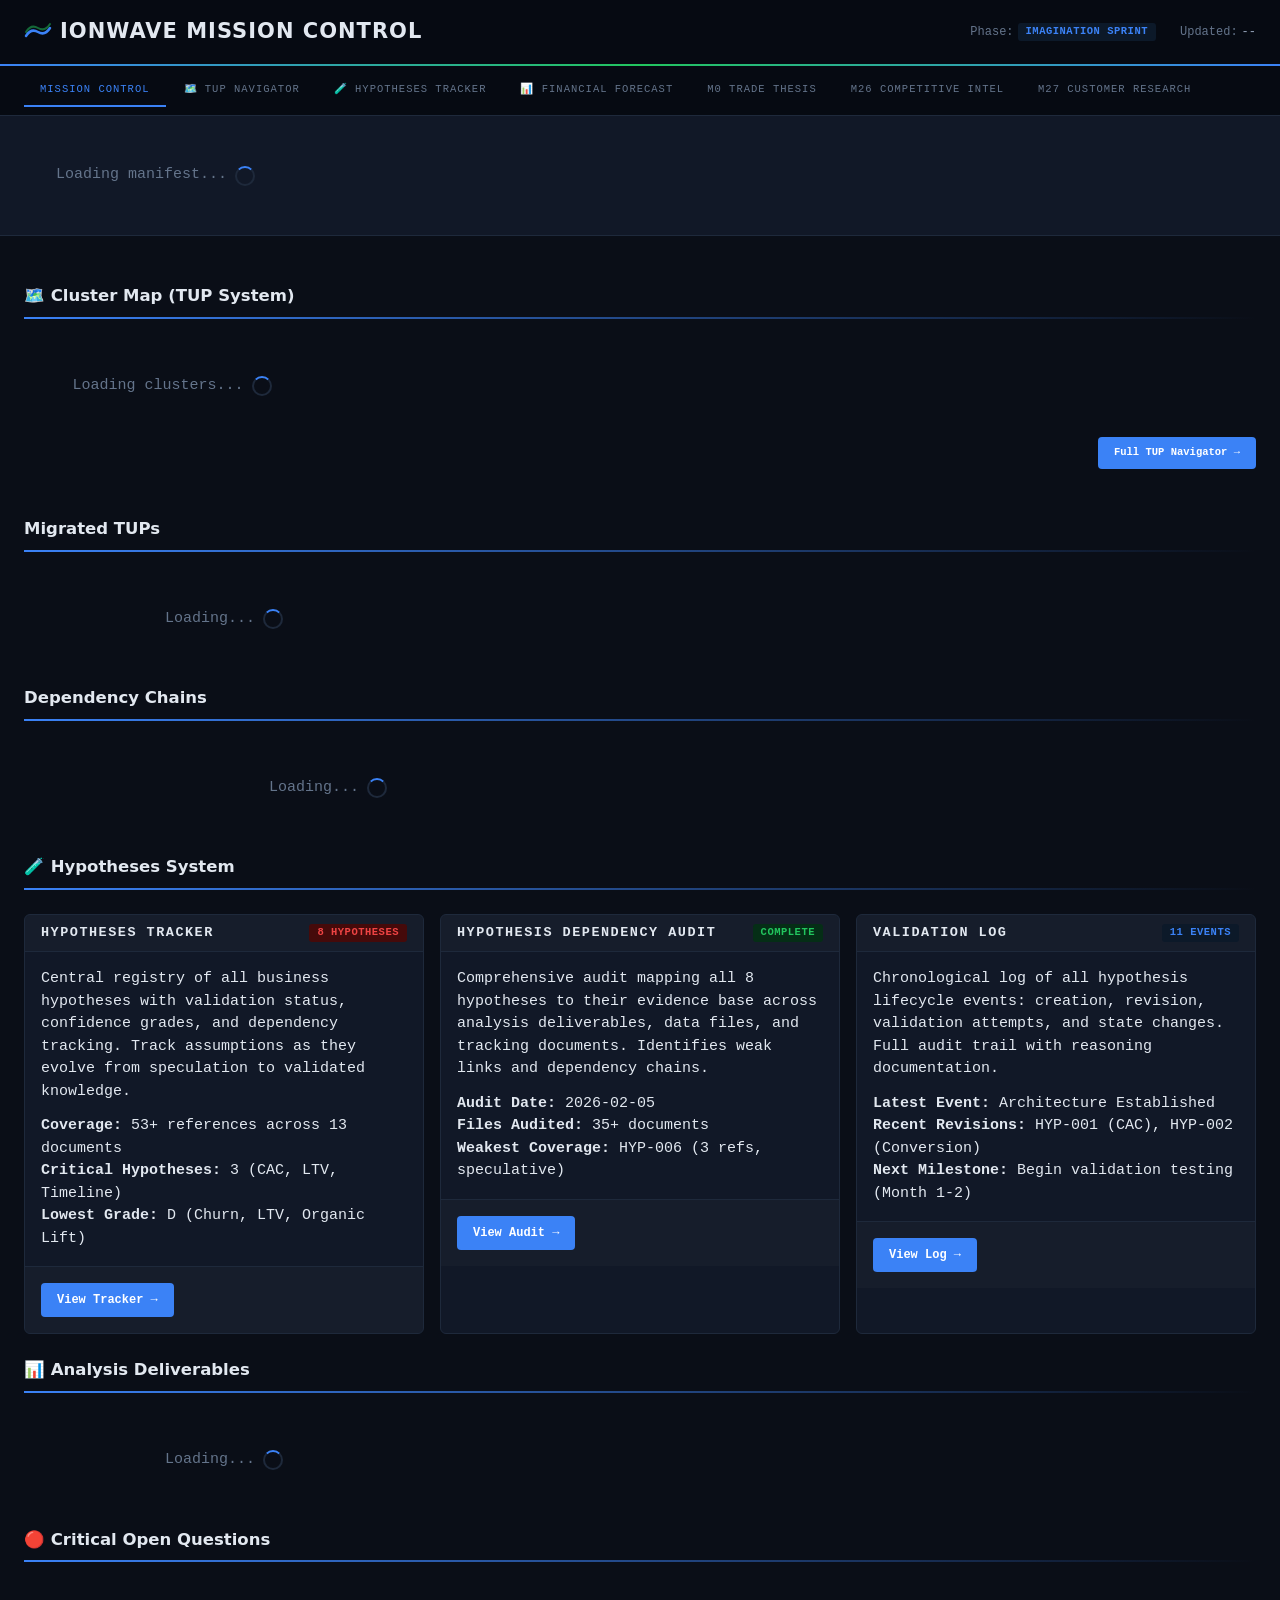
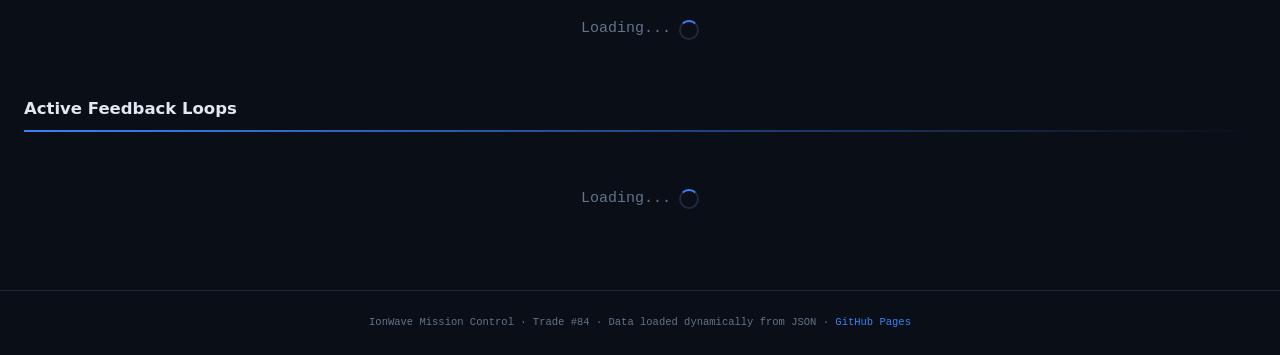
<file: dashboard/index.html>
<!DOCTYPE html>
<html lang="en">
<head>
  <meta charset="UTF-8">
  <meta name="viewport" content="width=device-width, initial-scale=1.0">
  <title>IonWave Mission Control</title>
  <link rel="stylesheet" href="css/styles.css">
</head>
<body>

  <header class="header">
    <div class="header-left">
      <svg width="28" height="28" viewBox="0 0 28 28" fill="none">
        <path d="M2 18 Q7 10 14 14 Q21 18 26 10" stroke="#3b82f6" stroke-width="2.5" stroke-linecap="round" fill="none"/>
        <path d="M2 14 Q7 6 14 10 Q21 14 26 6" stroke="#22c55e" stroke-width="2" stroke-linecap="round" fill="none" opacity="0.5"/>
      </svg>
      <h1 class="header-title">IONWAVE MISSION CONTROL</h1>
    </div>
    <div class="header-right">
      <div class="header-meta">
        <span class="header-meta-label">Phase:</span>
        <span class="badge badge-info">Imagination Sprint</span>
      </div>
      <div class="header-meta">
        <span class="header-meta-label">Updated:</span>
        <span id="last-updated">--</span>
      </div>
    </div>
  </header>

  <nav class="nav-bar">
    <a href="index.html" class="active">Mission Control</a>
    <a href="views/tup-navigator.html">🗺️ TUP Navigator</a>
    <a href="views/hypotheses-tracker.html">🧪 Hypotheses Tracker</a>
    <a href="views/financial-forecast.html">📊 Financial Forecast</a>
    <a href="views/m0-trade-thesis.html">M0 Trade Thesis</a>
    <a href="views/m26-competitive-intel.html">M26 Competitive Intel</a>
    <a href="views/m27-customer-research.html">M27 Customer Research</a>
  </nav>

  <div id="stats-ribbon" class="stats-ribbon">
    <div class="loading">Loading manifest...</div>
  </div>

  <div class="page-content">

    <!-- TUP / Cluster Overview -->
    <div class="section-divider">
      <h2 class="section-title">🗺️ Cluster Map (TUP System)</h2>
    </div>

    <div id="cluster-overview" class="section-grid grid-4">
      <div class="loading">Loading clusters...</div>
    </div>

    <div style="text-align:right; margin-top:var(--gap-sm); margin-bottom:var(--gap-lg);">
      <a href="views/tup-navigator.html" class="btn-primary" style="font-size:var(--font-size-xs);">Full TUP Navigator &rarr;</a>
    </div>

    <div class="section-divider">
      <h2 class="section-title">Migrated TUPs</h2>
    </div>

    <div id="tup-cards" class="section-grid grid-3">
      <div class="loading">Loading...</div>
    </div>

    <div class="section-divider">
      <h2 class="section-title">Dependency Chains</h2>
    </div>

    <div id="dep-chains" class="section-grid grid-2">
      <div class="loading">Loading...</div>
    </div>

    <div class="section-divider">
      <h2 class="section-title">🧪 Hypotheses System</h2>
    </div>

    <div class="section-grid grid-3">
      <div class="card">
        <div class="card-header">
          <h3 class="card-title">Hypotheses Tracker</h3>
          <span class="badge badge-critical">8 Hypotheses</span>
        </div>
        <div class="card-body">
          <p>Central registry of all business hypotheses with validation status, confidence grades, and dependency tracking. Track assumptions as they evolve from speculation to validated knowledge.</p>
          <div style="margin-top: 12px;">
            <strong>Coverage:</strong> 53+ references across 13 documents<br>
            <strong>Critical Hypotheses:</strong> 3 (CAC, LTV, Timeline)<br>
            <strong>Lowest Grade:</strong> D (Churn, LTV, Organic Lift)
          </div>
        </div>
        <div class="card-footer">
          <a href="views/hypotheses-tracker.html" class="btn-primary">View Tracker →</a>
        </div>
      </div>

      <div class="card">
        <div class="card-header">
          <h3 class="card-title">Hypothesis Dependency Audit</h3>
          <span class="badge badge-success">Complete</span>
        </div>
        <div class="card-body">
          <p>Comprehensive audit mapping all 8 hypotheses to their evidence base across analysis deliverables, data files, and tracking documents. Identifies weak links and dependency chains.</p>
          <div style="margin-top: 12px;">
            <strong>Audit Date:</strong> 2026-02-05<br>
            <strong>Files Audited:</strong> 35+ documents<br>
            <strong>Weakest Coverage:</strong> HYP-006 (3 refs, speculative)
          </div>
        </div>
        <div class="card-footer">
          <a href="https://github.com/caio-camargo/ionwave-dashboard/blob/main/IonWave/Hypothesis_Dependency_Audit.md" class="btn-primary" target="_blank">View Audit →</a>
        </div>
      </div>

      <div class="card">
        <div class="card-header">
          <h3 class="card-title">Validation Log</h3>
          <span class="badge badge-info">11 Events</span>
        </div>
        <div class="card-body">
          <p>Chronological log of all hypothesis lifecycle events: creation, revision, validation attempts, and state changes. Full audit trail with reasoning documentation.</p>
          <div style="margin-top: 12px;">
            <strong>Latest Event:</strong> Architecture Established<br>
            <strong>Recent Revisions:</strong> HYP-001 (CAC), HYP-002 (Conversion)<br>
            <strong>Next Milestone:</strong> Begin validation testing (Month 1-2)
          </div>
        </div>
        <div class="card-footer">
          <a href="https://github.com/caio-camargo/ionwave-dashboard/blob/main/data/hypotheses/validation_log.json" class="btn-primary" target="_blank">View Log →</a>
        </div>
      </div>
    </div>

    <div class="section-divider">
      <h2 class="section-title">📊 Analysis Deliverables</h2>
    </div>

    <div id="analysis-deliverables" class="section-grid grid-3">
      <div class="loading">Loading...</div>
    </div>

    <div class="section-divider">
      <h2 class="section-title">🔴 Critical Open Questions</h2>
    </div>

    <div id="open-questions">
      <div class="loading">Loading...</div>
    </div>

    <div class="section-divider">
      <h2 class="section-title">Active Feedback Loops</h2>
    </div>

    <div id="feedback-loops">
      <div class="loading">Loading...</div>
    </div>

  </div>

  <footer class="footer">
    IonWave Mission Control &middot; Trade #84 &middot;
    Data loaded dynamically from JSON &middot;
    <a href="https://caio-camargo.github.io/ionwave-dashboard/">GitHub Pages</a>
  </footer>

  <script src="js/data-loader.js"></script>
  <script src="js/renderers.js"></script>
  <script>
    document.addEventListener('DOMContentLoaded', async function() {
      const manifest = await DataLoader.loadManifest();
      if (!manifest) {
        document.getElementById('stats-ribbon').innerHTML =
          '<div class="stat-box accent-critical"><div class="stat-value">!</div><div class="stat-label">Failed to load manifest.json</div></div>';
        return;
      }

      // ── Stats Ribbon ──
      const crosswalk = await DataLoader.load('crosswalk.json');
      const totalTUPs = crosswalk ? Object.keys(crosswalk.tup_to_files).length : 41;
      const migratedTUPs = 3; // M0, M26, M27
      const notMigratedTUPs = totalTUPs - migratedTUPs;

      const avgQuality = Object.values(manifest.files)
        .filter(f => f.quality_score)
        .map(f => parseFloat(f.quality_score))
        .reduce((sum, v, _, arr) => sum + v / arr.length, 0);

      document.getElementById('stats-ribbon').innerHTML = `
        <div class="stat-box accent-info">
          <div class="stat-value">${totalTUPs}</div>
          <div class="stat-label">Total TUPs</div>
        </div>
        <div class="stat-box accent-success">
          <div class="stat-value">${migratedTUPs}</div>
          <div class="stat-label">Migrated TUPs</div>
        </div>
        <div class="stat-box accent-warning">
          <div class="stat-value">${notMigratedTUPs}</div>
          <div class="stat-label">Not Migrated</div>
        </div>
        <div class="stat-box">
          <div class="stat-value">${manifest.total_files}</div>
          <div class="stat-label">Bootstrap Files</div>
        </div>
        <div class="stat-box">
          <div class="stat-value">${avgQuality ? avgQuality.toFixed(1) : '--'}</div>
          <div class="stat-label">Avg Quality</div>
        </div>
        <div class="stat-box">
          <div class="stat-value">${Object.keys(manifest.domains).length}</div>
          <div class="stat-label">Domains</div>
        </div>
      `;

      document.getElementById('last-updated').textContent = manifest.last_updated || '--';

      // ── Cluster Overview ──
      const crosswalk = await DataLoader.load('crosswalk.json');
      const clusterEl = document.getElementById('cluster-overview');

      if (crosswalk) {
        const CLUSTER_COLORS = {
          'BCL-0': { accent: 'var(--color-info)',    bg: 'var(--color-info-bg)' },
          'BCL-1': { accent: 'var(--color-success)',  bg: 'var(--color-success-bg)' },
          'BCL-2': { accent: 'var(--color-critical)', bg: 'var(--color-critical-bg)' },
          'BCL-3': { accent: 'var(--color-review)',   bg: 'var(--color-review-bg)' },
          'BCL-4': { accent: 'var(--color-warning)',  bg: 'var(--color-warning-bg)' },
          'BCL-5': { accent: '#06b6d4',              bg: '#042f2e' },
          'BCL-6': { accent: '#64748b',              bg: '#1e293b' },
          'BCL-7': { accent: '#f472b6',              bg: '#500724' }
        };

        let clusterHtml = '';
        for (const [clusterId, cluster] of Object.entries(crosswalk.clusters)) {
          const colors = CLUSTER_COLORS[clusterId] || CLUSTER_COLORS['BCL-6'];
          const isPending = cluster.decision.includes('PENDING');
          const isDeferred = cluster.decision.includes('DEFER');
          const tupCount = cluster.tups.length;
          const fileCount = Object.values(crosswalk.file_to_tup).filter(m => m.cluster === clusterId).length;

          let statusBadge;
          if (isPending) statusBadge = '<span class="badge badge-critical">PENDING</span>';
          else if (isDeferred) statusBadge = '<span class="badge badge-neutral">DEFERRED</span>';
          else if (cluster.decision.includes('MERGE')) statusBadge = '<span class="badge badge-info">MERGE</span>';
          else statusBadge = '<span class="badge badge-success">RESOLVED</span>';

          clusterHtml += `
            <div class="card cluster-card-mini" style="border-left:3px solid ${colors.accent};">
              <div class="card-header" style="background:${colors.bg}; padding:var(--gap-xs) var(--gap-sm);">
                <span style="font-weight:600; color:${colors.accent}; font-size:var(--font-size-xs);">${clusterId}</span>
                ${statusBadge}
              </div>
              <div class="card-body" style="padding:var(--gap-sm);">
                <div style="font-size:var(--font-size-sm); font-weight:600; color:var(--text-primary); margin-bottom:var(--gap-xs);">
                  ${Renderers.escapeHtml(cluster.name)}
                </div>
                <div style="font-size:0.65rem; color:var(--text-dim);">
                  ${tupCount} TUPs &middot; ${fileCount} files
                </div>
              </div>
            </div>`;
        }
        clusterEl.innerHTML = clusterHtml;
      } else {
        clusterEl.innerHTML = Renderers.emptyState('Crosswalk data not available');
      }

      // ── Migrated TUPs Grid ──
      const tupCardsEl = document.getElementById('tup-cards');
      const crosswalk = await DataLoader.load('crosswalk.json');

      if (crosswalk) {
        const migratedTUPs = [
          {
            code: 'M0',
            name: 'Trade Thesis',
            fileId: '01_strategic_foundation',
            viewUrl: 'views/m0-trade-thesis.html'
          },
          {
            code: 'M26',
            name: 'Competitive Intel',
            fileId: '02_market_intelligence',
            viewUrl: 'views/m26-competitive-intel.html'
          },
          {
            code: 'M27',
            name: 'Customer Research',
            fileId: '03a_customer_research_icp',
            viewUrl: 'views/m27-customer-research.html'
          }
        ];

        let tupHtml = '';
        for (const tup of migratedTUPs) {
          const file = manifest.files[tup.fileId];
          if (!file) continue;

          tupHtml += `<div class="card">
            <div class="card-header">
              <span style="font-weight:600; color:var(--color-info);">${tup.code}</span>
              <span class="badge badge-success">Migrated</span>
            </div>
            <div class="card-body">
              <div style="font-size:var(--font-size-base); font-weight:600; color:var(--text-primary); margin-bottom:var(--gap-sm);">
                ${Renderers.escapeHtml(tup.name)}
              </div>
              <div style="display:flex; justify-content:space-between; margin-bottom:var(--gap-sm);">
                <span style="font-size:var(--font-size-xs); color:var(--text-dim);">Quality</span>
                ${Renderers.qualityScore(file.quality_score)}
              </div>
              <div style="font-size:var(--font-size-xs); color:var(--text-dim); margin-bottom:var(--gap-sm);">
                ${file.sheet_count} sheets
              </div>
              <a href="${tup.viewUrl}" style="display:block; margin-top:var(--gap-sm); font-size:var(--font-size-xs); color:var(--color-info);">View TUP &rarr;</a>
            </div>
          </div>`;
        }
        tupCardsEl.innerHTML = tupHtml;
      } else {
        tupCardsEl.innerHTML = Renderers.emptyState('Crosswalk data not available');
      }

      // ── Dependency Chains ──
      const depChains = document.getElementById('dep-chains');
      let depHtml = '';
      for (const chain of manifest.dependency_chains) {
        depHtml += Renderers.card(
          chain.name,
          `<p style="font-size:var(--font-size-xs); color:var(--text-dim); margin-bottom:var(--gap-sm);">${Renderers.escapeHtml(chain.description)}</p>
          <div style="display:flex; flex-wrap:wrap; gap:var(--gap-xs); align-items:center;">
            ${chain.sequence.map((id, i) => {
              const file = manifest.files[id];
              const label = file ? file.title : id;
              const badge = file ? Renderers.statusBadge(file.status) : '';
              return `<span class="dep-tag">${Renderers.escapeHtml(label)}</span>${i < chain.sequence.length - 1 ? '<span style="color:var(--text-dim);">&rarr;</span>' : ''}`;
            }).join('')}
          </div>`
        );
      }
      depChains.innerHTML = depHtml;

      // ── Analysis Deliverables ──
      const deliverablesEl = document.getElementById('analysis-deliverables');
      const deliverables = [
        {
          title: 'Financial Model & Revenue Validation',
          file: 'Financial_Model_Revenue_Validation.md',
          date: '2026-02-05',
          version: 'v1.0.0',
          status: 'complete',
          description: 'Comprehensive 3-scenario financial model validating $30K MRR timeline and capital needs',
          tags: ['Critical', 'Q10', 'Q11']
        },
        {
          title: 'Marine Plasma Market Sizing',
          file: 'Marine_Plasma_Market_Sizing.md',
          date: '2026-02-04',
          version: 'v1.0.0',
          status: 'complete',
          description: 'Seaonic revenue estimation and sub-segment sizing analysis',
          tags: ['Market Research']
        },
        {
          title: "Porter's Five Forces Analysis",
          file: 'Porter_Five_Forces_Analysis.md',
          date: '2026-02-03',
          version: 'v1.1.0',
          status: 'complete',
          description: 'Competitive landscape analysis with capital tension identification',
          tags: ['Strategy']
        },
        {
          title: 'ICP Analysis',
          file: 'ICP_Analysis.md',
          date: '2026-02-04',
          version: 'v1.1.0',
          status: 'complete',
          description: '3 customer archetypes with JTBD framework',
          tags: ['Customer Research']
        },
        {
          title: 'Strategic Foundation Analysis',
          file: 'Strategic_Foundation_Analysis.md',
          date: '2026-02-04',
          version: 'v1.2.0',
          status: 'complete',
          description: 'Thesis reconciliation and gap analysis',
          tags: ['Strategy']
        }
      ];

      let deliverablesHtml = '';
      for (const d of deliverables) {
        const githubUrl = `https://github.com/caio-camargo/ionwave-dashboard/blob/main/IonWave/${d.file}`;
        const statusColor = d.status === 'complete' ? 'var(--color-success)' : 'var(--color-warning)';
        deliverablesHtml += `
          <div class="card">
            <div class="card-header" style="display:flex; justify-content:space-between; align-items:start;">
              <span style="font-weight:600; flex:1;">${Renderers.escapeHtml(d.title)}</span>
              <span class="badge badge-success" style="background:${statusColor};">${d.version}</span>
            </div>
            <div class="card-body">
              <p style="font-size:var(--font-size-xs); color:var(--text-secondary); margin-bottom:var(--gap-sm);">
                ${Renderers.escapeHtml(d.description)}
              </p>
              <div style="display:flex; flex-wrap:wrap; gap:var(--gap-xs); margin-bottom:var(--gap-sm);">
                ${d.tags.map(tag => `<span class="dep-tag" style="font-size:var(--font-size-xs);">${Renderers.escapeHtml(tag)}</span>`).join('')}
              </div>
              <div style="font-size:var(--font-size-xs); color:var(--text-dim);">
                ${d.date}
              </div>
              <a href="${githubUrl}" target="_blank" rel="noopener" style="display:inline-block; margin-top:var(--gap-sm); font-size:var(--font-size-xs); color:var(--color-info); text-decoration:none;">
                View on GitHub →
              </a>
            </div>
          </div>`;
      }
      deliverablesEl.innerHTML = deliverablesHtml;

      // ── Open Questions (Critical) ──
      const questionsEl = document.getElementById('open-questions');
      try {
        const markdown = await DataLoader.loadTracking('Open_Questions.md');
        if (markdown) {
          const questions = DataLoader.parseOpenQuestions(markdown);
          if (questions.length > 0) {
            let questionsHtml = '';
            for (const q of questions) {
              questionsHtml += `
                <div class="card" style="border-left:3px solid var(--color-critical); margin-bottom:var(--gap-sm);">
                  <div class="card-header" style="display:flex; justify-content:space-between; align-items:center;">
                    <span style="font-weight:600;">${Renderers.escapeHtml(q.id)}: ${Renderers.escapeHtml(q.title)}</span>
                    <span class="badge badge-critical">${Renderers.escapeHtml(q.status)}</span>
                  </div>
                  <div class="card-body">
                    <p style="font-size:var(--font-size-sm); margin-bottom:var(--gap-sm); color:var(--text-secondary);">
                      ${Renderers.escapeHtml(q.question)}
                    </p>
                    <div style="display:grid; grid-template-columns:1fr 1fr; gap:var(--gap-sm); font-size:var(--font-size-xs); margin-top:var(--gap-sm);">
                      <div>
                        <span style="color:var(--text-dim);">Owner:</span> <span style="color:var(--text-secondary);">${Renderers.escapeHtml(q.owner)}</span>
                      </div>
                      <div>
                        <span style="color:var(--text-dim);">Discovered:</span> <span style="color:var(--text-secondary);">${Renderers.escapeHtml(q.discovered)}</span>
                      </div>
                    </div>
                    ${q.blocks ? `<div style="margin-top:var(--gap-xs); font-size:var(--font-size-xs);">
                      <span style="color:var(--color-warning);">⚠️ Blocks:</span> <span style="color:var(--text-dim);">${Renderers.escapeHtml(q.blocks)}</span>
                    </div>` : ''}
                    <details style="margin-top:var(--gap-sm); font-size:var(--font-size-xs);">
                      <summary style="cursor:pointer; color:var(--color-info);">View options & details</summary>
                      <div style="margin-top:var(--gap-sm); padding-left:var(--gap-sm); border-left:2px solid var(--border-color);">
                        ${q.whyMatters ? `<p style="margin-bottom:var(--gap-sm); color:var(--text-dim);"><strong>Why it matters:</strong> ${Renderers.escapeHtml(q.whyMatters)}</p>` : ''}
                        ${q.options.length > 0 ? `<p style="color:var(--text-dim); margin-bottom:var(--gap-xs);"><strong>Options:</strong></p><ul style="margin:0; padding-left:var(--gap-md);">${q.options.map(opt => `<li style="color:var(--text-dim); margin-bottom:var(--gap-xs);">${Renderers.escapeHtml(opt)}</li>`).join('')}</ul>` : ''}
                      </div>
                    </details>
                  </div>
                </div>`;
            }
            questionsEl.innerHTML = questionsHtml;
          } else {
            questionsEl.innerHTML = Renderers.emptyState('No critical questions currently active');
          }
        } else {
          questionsEl.innerHTML = Renderers.emptyState('Could not load Open_Questions.md');
        }
      } catch (err) {
        console.error('Failed to load/parse open questions:', err);
        questionsEl.innerHTML = Renderers.emptyState('Error loading questions');
      }

      // ── Feedback Loops ──
      const loopsEl = document.getElementById('feedback-loops');
      if (manifest.feedback_loops && manifest.feedback_loops.length > 0) {
        let loopsHtml = '';
        for (const loop of manifest.feedback_loops) {
          const statusCls = loop.status === 'open' ? 'sev-critical' : 'sev-low';
          loopsHtml += `
            <div class="card" style="border-left:3px solid ${loop.status === 'open' ? 'var(--color-warning)' : 'var(--color-success)'}; margin-bottom:var(--gap-sm);">
              <div class="card-body">
                <div style="display:flex; justify-content:space-between; margin-bottom:var(--gap-xs);">
                  <span style="font-size:var(--font-size-xs); color:var(--text-dim);">${Renderers.escapeHtml(loop.source)} &rarr; ${Renderers.escapeHtml(loop.target)}</span>
                  ${Renderers.statusBadge(loop.status)}
                </div>
                <p style="font-size:var(--font-size-sm); color:var(--text-secondary);">${Renderers.escapeHtml(loop.tension)}</p>
                <span style="font-size:var(--font-size-xs); color:var(--text-dim);">Discovered: ${loop.discovered || '--'}</span>
              </div>
            </div>`;
        }
        loopsEl.innerHTML = loopsHtml;
      } else {
        loopsEl.innerHTML = Renderers.emptyState('No active feedback loops');
      }
    });
  </script>

</body>
</html>
</file>
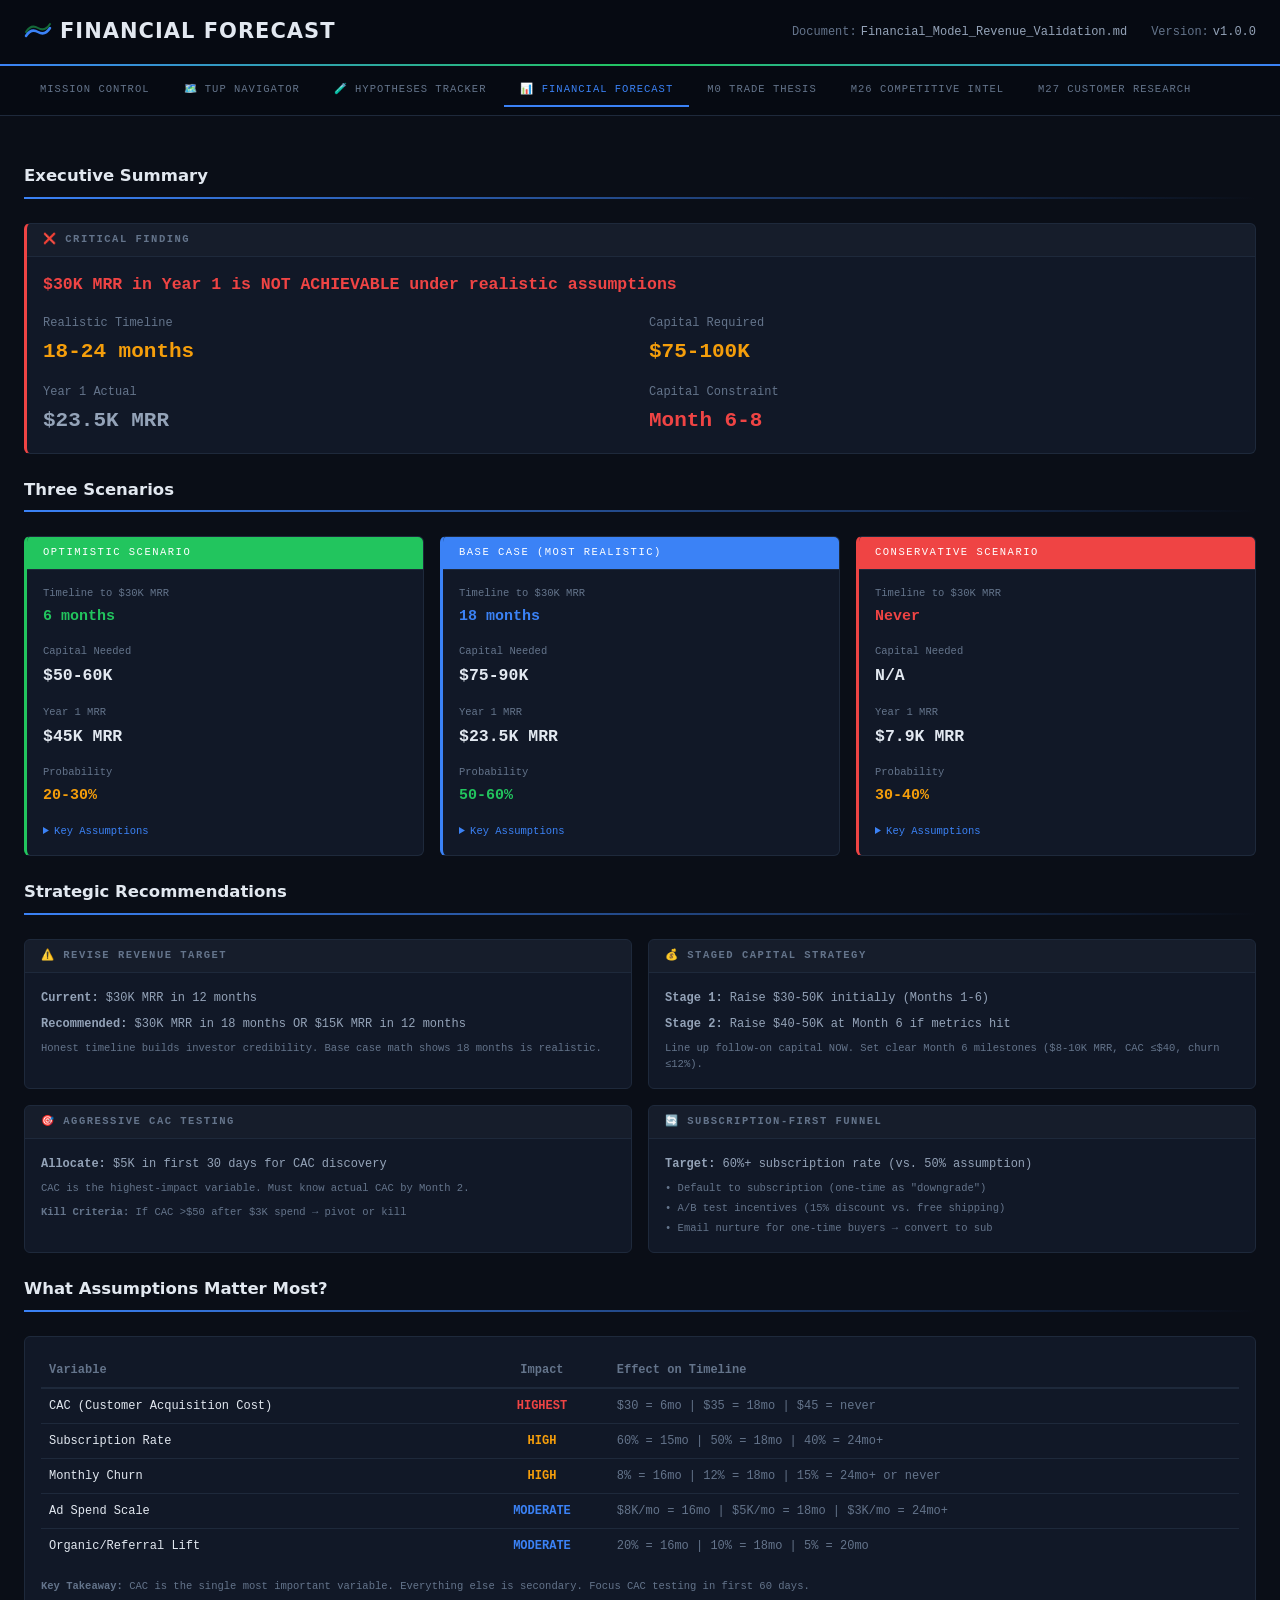
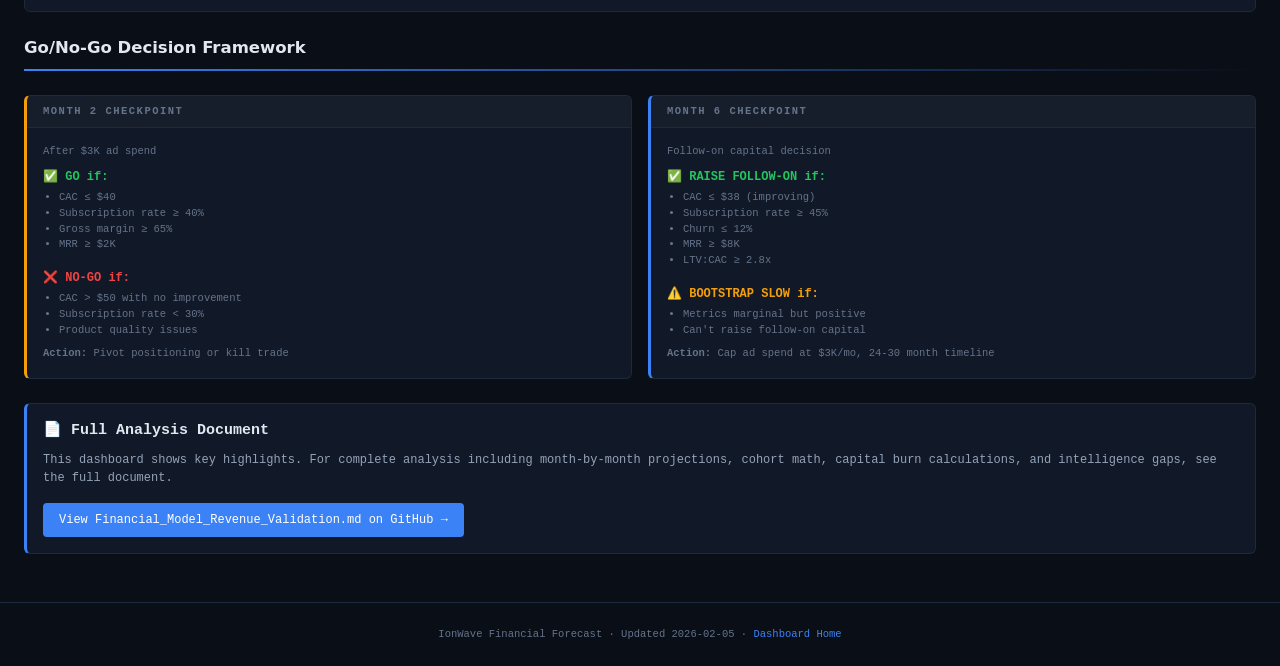
<file: dashboard/views/financial-forecast.html>
<!DOCTYPE html>
<html lang="en">
<head>
  <meta charset="UTF-8">
  <meta name="viewport" content="width=device-width, initial-scale=1.0">
  <title>Financial Forecast - IonWave</title>
  <link rel="stylesheet" href="../css/styles.css">
</head>
<body>

  <header class="header">
    <div class="header-left">
      <svg width="28" height="28" viewBox="0 0 28 28" fill="none">
        <path d="M2 18 Q7 10 14 14 Q21 18 26 10" stroke="#3b82f6" stroke-width="2.5" stroke-linecap="round" fill="none"/>
        <path d="M2 14 Q7 6 14 10 Q21 14 26 6" stroke="#22c55e" stroke-width="2" stroke-linecap="round" fill="none" opacity="0.5"/>
      </svg>
      <h1 class="header-title">FINANCIAL FORECAST</h1>
    </div>
    <div class="header-right">
      <div class="header-meta">
        <span class="header-meta-label">Document:</span>
        <span>Financial_Model_Revenue_Validation.md</span>
      </div>
      <div class="header-meta">
        <span class="header-meta-label">Version:</span>
        <span>v1.0.0</span>
      </div>
    </div>
  </header>

  <nav class="nav-bar">
    <a href="../index.html">Mission Control</a>
    <a href="tup-navigator.html">🗺️ TUP Navigator</a>
    <a href="hypotheses-tracker.html">🧪 Hypotheses Tracker</a>
    <a href="financial-forecast.html" class="active">📊 Financial Forecast</a>
    <a href="m0-trade-thesis.html">M0 Trade Thesis</a>
    <a href="m26-competitive-intel.html">M26 Competitive Intel</a>
    <a href="m27-customer-research.html">M27 Customer Research</a>
  </nav>

  <div class="page-content">

    <!-- Executive Summary -->
    <div class="section-divider">
      <h2 class="section-title">Executive Summary</h2>
    </div>

    <div class="card" style="border-left: 3px solid var(--color-critical);">
      <div class="card-header">
        <span style="font-weight: 600;">❌ CRITICAL FINDING</span>
      </div>
      <div class="card-body">
        <h3 style="font-size: var(--font-size-lg); margin-bottom: var(--gap-sm); color: var(--color-critical);">
          $30K MRR in Year 1 is NOT ACHIEVABLE under realistic assumptions
        </h3>
        <div style="display: grid; grid-template-columns: 1fr 1fr; gap: var(--gap-md); margin-top: var(--gap-md);">
          <div>
            <p style="font-size: var(--font-size-sm); color: var(--text-dim); margin-bottom: var(--gap-xs);">Realistic Timeline</p>
            <p style="font-size: var(--font-size-xl); font-weight: 600; color: var(--color-warning);">18-24 months</p>
          </div>
          <div>
            <p style="font-size: var(--font-size-sm); color: var(--text-dim); margin-bottom: var(--gap-xs);">Capital Required</p>
            <p style="font-size: var(--font-size-xl); font-weight: 600; color: var(--color-warning);">$75-100K</p>
          </div>
          <div>
            <p style="font-size: var(--font-size-sm); color: var(--text-dim); margin-bottom: var(--gap-xs);">Year 1 Actual</p>
            <p style="font-size: var(--font-size-xl); font-weight: 600; color: var(--text-secondary);">$23.5K MRR</p>
          </div>
          <div>
            <p style="font-size: var(--font-size-sm); color: var(--text-dim); margin-bottom: var(--gap-xs);">Capital Constraint</p>
            <p style="font-size: var(--font-size-xl); font-weight: 600; color: var(--color-critical);">Month 6-8</p>
          </div>
        </div>
      </div>
    </div>

    <!-- Scenario Comparison -->
    <div class="section-divider">
      <h2 class="section-title">Three Scenarios</h2>
    </div>

    <div class="section-grid grid-3">
      <!-- Optimistic -->
      <div class="card" style="border-left: 3px solid var(--color-success);">
        <div class="card-header" style="background: var(--color-success); color: white;">
          <span>Optimistic Scenario</span>
        </div>
        <div class="card-body">
          <div style="margin-bottom: var(--gap-md);">
            <p style="font-size: var(--font-size-xs); color: var(--text-dim); margin-bottom: var(--gap-xs);">Timeline to $30K MRR</p>
            <p style="font-size: var(--font-size-xxl); font-weight: 600; color: var(--color-success);">6 months</p>
          </div>
          <div style="margin-bottom: var(--gap-md);">
            <p style="font-size: var(--font-size-xs); color: var(--text-dim); margin-bottom: var(--gap-xs);">Capital Needed</p>
            <p style="font-size: var(--font-size-lg); font-weight: 600;">$50-60K</p>
          </div>
          <div style="margin-bottom: var(--gap-md);">
            <p style="font-size: var(--font-size-xs); color: var(--text-dim); margin-bottom: var(--gap-xs);">Year 1 MRR</p>
            <p style="font-size: var(--font-size-lg); font-weight: 600;">$45K MRR</p>
          </div>
          <div style="margin-bottom: var(--gap-md);">
            <p style="font-size: var(--font-size-xs); color: var(--text-dim); margin-bottom: var(--gap-xs);">Probability</p>
            <p style="font-size: var(--font-size-md); font-weight: 600; color: var(--color-warning);">20-30%</p>
          </div>
          <details style="font-size: var(--font-size-xs); margin-top: var(--gap-sm);">
            <summary style="cursor: pointer; color: var(--color-info);">Key Assumptions</summary>
            <ul style="margin-top: var(--gap-sm); padding-left: var(--gap-md); color: var(--text-dim);">
              <li>CAC: $30 from Day 1</li>
              <li>Subscription: 60%</li>
              <li>Churn: 8%</li>
              <li>Organic lift: 20%</li>
            </ul>
          </details>
        </div>
      </div>

      <!-- Base Case -->
      <div class="card" style="border-left: 3px solid var(--color-info);">
        <div class="card-header" style="background: var(--color-info); color: white;">
          <span>Base Case (Most Realistic)</span>
        </div>
        <div class="card-body">
          <div style="margin-bottom: var(--gap-md);">
            <p style="font-size: var(--font-size-xs); color: var(--text-dim); margin-bottom: var(--gap-xs);">Timeline to $30K MRR</p>
            <p style="font-size: var(--font-size-xxl); font-weight: 600; color: var(--color-info);">18 months</p>
          </div>
          <div style="margin-bottom: var(--gap-md);">
            <p style="font-size: var(--font-size-xs); color: var(--text-dim); margin-bottom: var(--gap-xs);">Capital Needed</p>
            <p style="font-size: var(--font-size-lg); font-weight: 600;">$75-90K</p>
          </div>
          <div style="margin-bottom: var(--gap-md);">
            <p style="font-size: var(--font-size-xs); color: var(--text-dim); margin-bottom: var(--gap-xs);">Year 1 MRR</p>
            <p style="font-size: var(--font-size-lg); font-weight: 600;">$23.5K MRR</p>
          </div>
          <div style="margin-bottom: var(--gap-md);">
            <p style="font-size: var(--font-size-xs); color: var(--text-dim); margin-bottom: var(--gap-xs);">Probability</p>
            <p style="font-size: var(--font-size-md); font-weight: 600; color: var(--color-success);">50-60%</p>
          </div>
          <details style="font-size: var(--font-size-xs); margin-top: var(--gap-sm);">
            <summary style="cursor: pointer; color: var(--color-info);">Key Assumptions</summary>
            <ul style="margin-top: var(--gap-sm); padding-left: var(--gap-md); color: var(--text-dim);">
              <li>CAC: $35 (improves from $40)</li>
              <li>Subscription: 50%</li>
              <li>Churn: 12%</li>
              <li>Organic lift: 10%</li>
            </ul>
          </details>
        </div>
      </div>

      <!-- Conservative -->
      <div class="card" style="border-left: 3px solid var(--color-critical);">
        <div class="card-header" style="background: var(--color-critical); color: white;">
          <span>Conservative Scenario</span>
        </div>
        <div class="card-body">
          <div style="margin-bottom: var(--gap-md);">
            <p style="font-size: var(--font-size-xs); color: var(--text-dim); margin-bottom: var(--gap-xs);">Timeline to $30K MRR</p>
            <p style="font-size: var(--font-size-xxl); font-weight: 600; color: var(--color-critical);">Never</p>
          </div>
          <div style="margin-bottom: var(--gap-md);">
            <p style="font-size: var(--font-size-xs); color: var(--text-dim); margin-bottom: var(--gap-xs);">Capital Needed</p>
            <p style="font-size: var(--font-size-lg); font-weight: 600;">N/A</p>
          </div>
          <div style="margin-bottom: var(--gap-md);">
            <p style="font-size: var(--font-size-xs); color: var(--text-dim); margin-bottom: var(--gap-xs);">Year 1 MRR</p>
            <p style="font-size: var(--font-size-lg); font-weight: 600;">$7.9K MRR</p>
          </div>
          <div style="margin-bottom: var(--gap-md);">
            <p style="font-size: var(--font-size-xs); color: var(--text-dim); margin-bottom: var(--gap-xs);">Probability</p>
            <p style="font-size: var(--font-size-md); font-weight: 600; color: var(--color-warning);">30-40%</p>
          </div>
          <details style="font-size: var(--font-size-xs); margin-top: var(--gap-sm);">
            <summary style="cursor: pointer; color: var(--color-info);">Key Assumptions</summary>
            <ul style="margin-top: var(--gap-sm); padding-left: var(--gap-md); color: var(--text-dim);">
              <li>CAC: $45 (doesn't improve)</li>
              <li>Subscription: 40%</li>
              <li>Churn: 15%</li>
              <li>Business not viable - KILL</li>
            </ul>
          </details>
        </div>
      </div>
    </div>

    <!-- Key Recommendations -->
    <div class="section-divider">
      <h2 class="section-title">Strategic Recommendations</h2>
    </div>

    <div class="section-grid grid-2">
      <div class="card">
        <div class="card-header">
          <span style="font-weight: 600;">⚠️ Revise Revenue Target</span>
        </div>
        <div class="card-body">
          <p style="font-size: var(--font-size-sm); color: var(--text-secondary); margin-bottom: var(--gap-sm);">
            <strong>Current:</strong> $30K MRR in 12 months
          </p>
          <p style="font-size: var(--font-size-sm); color: var(--text-secondary); margin-bottom: var(--gap-sm);">
            <strong>Recommended:</strong> $30K MRR in 18 months OR $15K MRR in 12 months
          </p>
          <p style="font-size: var(--font-size-xs); color: var(--text-dim);">
            Honest timeline builds investor credibility. Base case math shows 18 months is realistic.
          </p>
        </div>
      </div>

      <div class="card">
        <div class="card-header">
          <span style="font-weight: 600;">💰 Staged Capital Strategy</span>
        </div>
        <div class="card-body">
          <p style="font-size: var(--font-size-sm); color: var(--text-secondary); margin-bottom: var(--gap-sm);">
            <strong>Stage 1:</strong> Raise $30-50K initially (Months 1-6)
          </p>
          <p style="font-size: var(--font-size-sm); color: var(--text-secondary); margin-bottom: var(--gap-sm);">
            <strong>Stage 2:</strong> Raise $40-50K at Month 6 if metrics hit
          </p>
          <p style="font-size: var(--font-size-xs); color: var(--text-dim);">
            Line up follow-on capital NOW. Set clear Month 6 milestones ($8-10K MRR, CAC ≤$40, churn ≤12%).
          </p>
        </div>
      </div>

      <div class="card">
        <div class="card-header">
          <span style="font-weight: 600;">🎯 Aggressive CAC Testing</span>
        </div>
        <div class="card-body">
          <p style="font-size: var(--font-size-sm); color: var(--text-secondary); margin-bottom: var(--gap-sm);">
            <strong>Allocate:</strong> $5K in first 30 days for CAC discovery
          </p>
          <p style="font-size: var(--font-size-xs); color: var(--text-dim); margin-bottom: var(--gap-sm);">
            CAC is the highest-impact variable. Must know actual CAC by Month 2.
          </p>
          <p style="font-size: var(--font-size-xs); color: var(--text-dim);">
            <strong>Kill Criteria:</strong> If CAC >$50 after $3K spend → pivot or kill
          </p>
        </div>
      </div>

      <div class="card">
        <div class="card-header">
          <span style="font-weight: 600;">🔄 Subscription-First Funnel</span>
        </div>
        <div class="card-body">
          <p style="font-size: var(--font-size-sm); color: var(--text-secondary); margin-bottom: var(--gap-sm);">
            <strong>Target:</strong> 60%+ subscription rate (vs. 50% assumption)
          </p>
          <p style="font-size: var(--font-size-xs); color: var(--text-dim); margin-bottom: var(--gap-xs);">
            • Default to subscription (one-time as "downgrade")
          </p>
          <p style="font-size: var(--font-size-xs); color: var(--text-dim); margin-bottom: var(--gap-xs);">
            • A/B test incentives (15% discount vs. free shipping)
          </p>
          <p style="font-size: var(--font-size-xs); color: var(--text-dim);">
            • Email nurture for one-time buyers → convert to sub
          </p>
        </div>
      </div>
    </div>

    <!-- Sensitivity Analysis -->
    <div class="section-divider">
      <h2 class="section-title">What Assumptions Matter Most?</h2>
    </div>

    <div class="card">
      <div class="card-body">
        <table style="width: 100%; border-collapse: collapse; font-size: var(--font-size-sm);">
          <thead>
            <tr style="border-bottom: 2px solid var(--border-color);">
              <th style="text-align: left; padding: var(--gap-sm); color: var(--text-dim);">Variable</th>
              <th style="text-align: center; padding: var(--gap-sm); color: var(--text-dim);">Impact</th>
              <th style="text-align: left; padding: var(--gap-sm); color: var(--text-dim);">Effect on Timeline</th>
            </tr>
          </thead>
          <tbody>
            <tr style="border-bottom: 1px solid var(--border-color);">
              <td style="padding: var(--gap-sm);">CAC (Customer Acquisition Cost)</td>
              <td style="text-align: center; padding: var(--gap-sm);"><span style="color: var(--color-critical); font-weight: 600;">HIGHEST</span></td>
              <td style="padding: var(--gap-sm); color: var(--text-dim);">$30 = 6mo | $35 = 18mo | $45 = never</td>
            </tr>
            <tr style="border-bottom: 1px solid var(--border-color);">
              <td style="padding: var(--gap-sm);">Subscription Rate</td>
              <td style="text-align: center; padding: var(--gap-sm);"><span style="color: var(--color-warning); font-weight: 600;">HIGH</span></td>
              <td style="padding: var(--gap-sm); color: var(--text-dim);">60% = 15mo | 50% = 18mo | 40% = 24mo+</td>
            </tr>
            <tr style="border-bottom: 1px solid var(--border-color);">
              <td style="padding: var(--gap-sm);">Monthly Churn</td>
              <td style="text-align: center; padding: var(--gap-sm);"><span style="color: var(--color-warning); font-weight: 600;">HIGH</span></td>
              <td style="padding: var(--gap-sm); color: var(--text-dim);">8% = 16mo | 12% = 18mo | 15% = 24mo+ or never</td>
            </tr>
            <tr style="border-bottom: 1px solid var(--border-color);">
              <td style="padding: var(--gap-sm);">Ad Spend Scale</td>
              <td style="text-align: center; padding: var(--gap-sm);"><span style="color: var(--color-info); font-weight: 600;">MODERATE</span></td>
              <td style="padding: var(--gap-sm); color: var(--text-dim);">$8K/mo = 16mo | $5K/mo = 18mo | $3K/mo = 24mo+</td>
            </tr>
            <tr>
              <td style="padding: var(--gap-sm);">Organic/Referral Lift</td>
              <td style="text-align: center; padding: var(--gap-sm);"><span style="color: var(--color-info); font-weight: 600;">MODERATE</span></td>
              <td style="padding: var(--gap-sm); color: var(--text-dim);">20% = 16mo | 10% = 18mo | 5% = 20mo</td>
            </tr>
          </tbody>
        </table>
        <p style="font-size: var(--font-size-xs); color: var(--text-dim); margin-top: var(--gap-md);">
          <strong>Key Takeaway:</strong> CAC is the single most important variable. Everything else is secondary. Focus CAC testing in first 60 days.
        </p>
      </div>
    </div>

    <!-- Go/No-Go Framework -->
    <div class="section-divider">
      <h2 class="section-title">Go/No-Go Decision Framework</h2>
    </div>

    <div class="section-grid grid-2">
      <div class="card" style="border-left: 3px solid var(--color-warning);">
        <div class="card-header">
          <span style="font-weight: 600;">Month 2 Checkpoint</span>
        </div>
        <div class="card-body">
          <p style="font-size: var(--font-size-xs); color: var(--text-dim); margin-bottom: var(--gap-sm);">After $3K ad spend</p>
          <div style="margin-bottom: var(--gap-md);">
            <p style="font-size: var(--font-size-sm); font-weight: 600; color: var(--color-success); margin-bottom: var(--gap-xs);">✅ GO if:</p>
            <ul style="font-size: var(--font-size-xs); color: var(--text-dim); padding-left: var(--gap-md);">
              <li>CAC ≤ $40</li>
              <li>Subscription rate ≥ 40%</li>
              <li>Gross margin ≥ 65%</li>
              <li>MRR ≥ $2K</li>
            </ul>
          </div>
          <div>
            <p style="font-size: var(--font-size-sm); font-weight: 600; color: var(--color-critical); margin-bottom: var(--gap-xs);">❌ NO-GO if:</p>
            <ul style="font-size: var(--font-size-xs); color: var(--text-dim); padding-left: var(--gap-md);">
              <li>CAC > $50 with no improvement</li>
              <li>Subscription rate < 30%</li>
              <li>Product quality issues</li>
            </ul>
            <p style="font-size: var(--font-size-xs); color: var(--text-dim); margin-top: var(--gap-sm);"><strong>Action:</strong> Pivot positioning or kill trade</p>
          </div>
        </div>
      </div>

      <div class="card" style="border-left: 3px solid var(--color-info);">
        <div class="card-header">
          <span style="font-weight: 600;">Month 6 Checkpoint</span>
        </div>
        <div class="card-body">
          <p style="font-size: var(--font-size-xs); color: var(--text-dim); margin-bottom: var(--gap-sm);">Follow-on capital decision</p>
          <div style="margin-bottom: var(--gap-md);">
            <p style="font-size: var(--font-size-sm); font-weight: 600; color: var(--color-success); margin-bottom: var(--gap-xs);">✅ RAISE FOLLOW-ON if:</p>
            <ul style="font-size: var(--font-size-xs); color: var(--text-dim); padding-left: var(--gap-md);">
              <li>CAC ≤ $38 (improving)</li>
              <li>Subscription rate ≥ 45%</li>
              <li>Churn ≤ 12%</li>
              <li>MRR ≥ $8K</li>
              <li>LTV:CAC ≥ 2.8x</li>
            </ul>
          </div>
          <div>
            <p style="font-size: var(--font-size-sm); font-weight: 600; color: var(--color-warning); margin-bottom: var(--gap-xs);">⚠️ BOOTSTRAP SLOW if:</p>
            <ul style="font-size: var(--font-size-xs); color: var(--text-dim); padding-left: var(--gap-md);">
              <li>Metrics marginal but positive</li>
              <li>Can't raise follow-on capital</li>
            </ul>
            <p style="font-size: var(--font-size-xs); color: var(--text-dim); margin-top: var(--gap-sm);"><strong>Action:</strong> Cap ad spend at $3K/mo, 24-30 month timeline</p>
          </div>
        </div>
      </div>
    </div>

    <!-- Full Analysis Link -->
    <div class="card" style="border-left: 3px solid var(--color-info); margin-top: var(--gap-lg);">
      <div class="card-body">
        <p style="font-size: var(--font-size-md); font-weight: 600; margin-bottom: var(--gap-sm);">
          📄 Full Analysis Document
        </p>
        <p style="font-size: var(--font-size-sm); color: var(--text-secondary); margin-bottom: var(--gap-md);">
          This dashboard shows key highlights. For complete analysis including month-by-month projections, cohort math, capital burn calculations, and intelligence gaps, see the full document.
        </p>
        <a href="https://github.com/caio-camargo/ionwave-dashboard/blob/main/IonWave/Financial_Model_Revenue_Validation.md"
           target="_blank"
           rel="noopener"
           style="display: inline-block; padding: var(--gap-sm) var(--gap-md); background: var(--color-info); color: white; text-decoration: none; border-radius: 4px; font-size: var(--font-size-sm);">
          View Financial_Model_Revenue_Validation.md on GitHub →
        </a>
      </div>
    </div>

  </div>

  <footer class="footer">
    IonWave Financial Forecast &middot; Updated 2026-02-05 &middot;
    <a href="https://caio-camargo.github.io/ionwave-dashboard/">Dashboard Home</a>
  </footer>

</body>
</html>
</file>
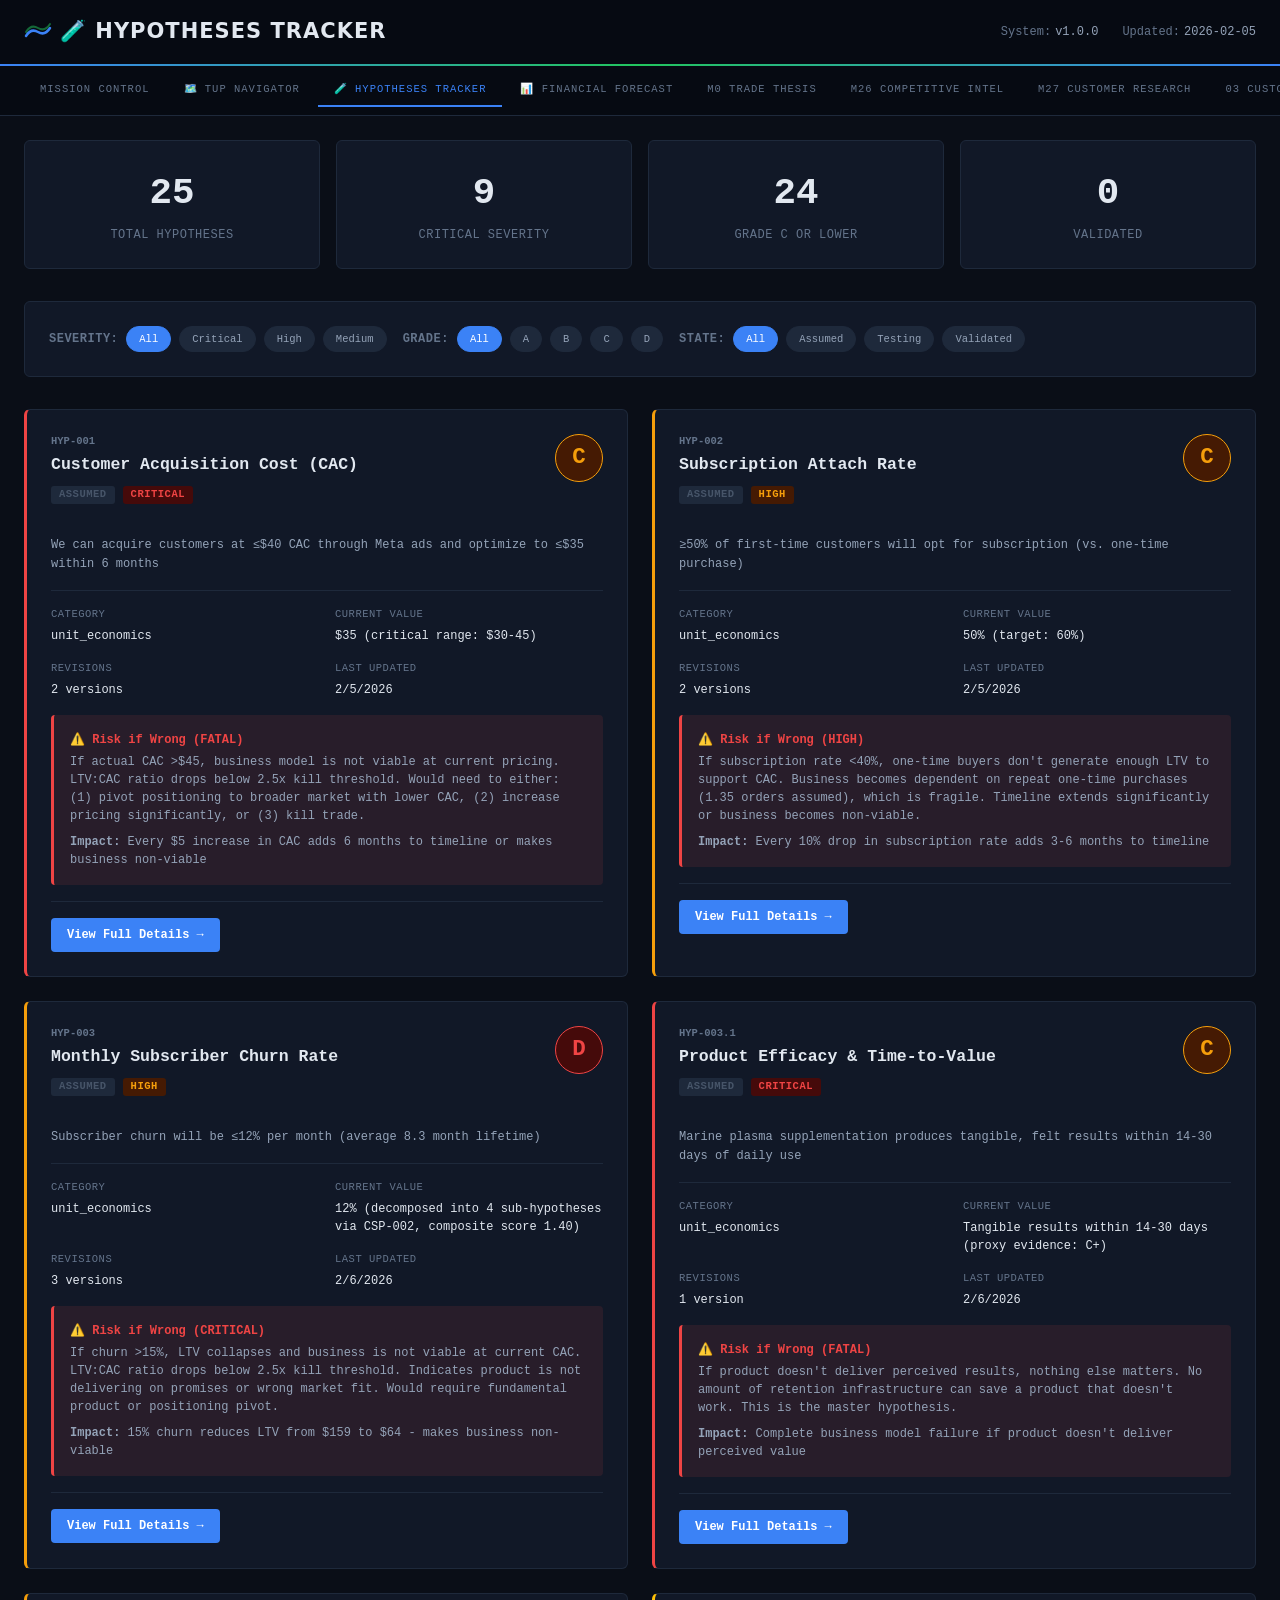
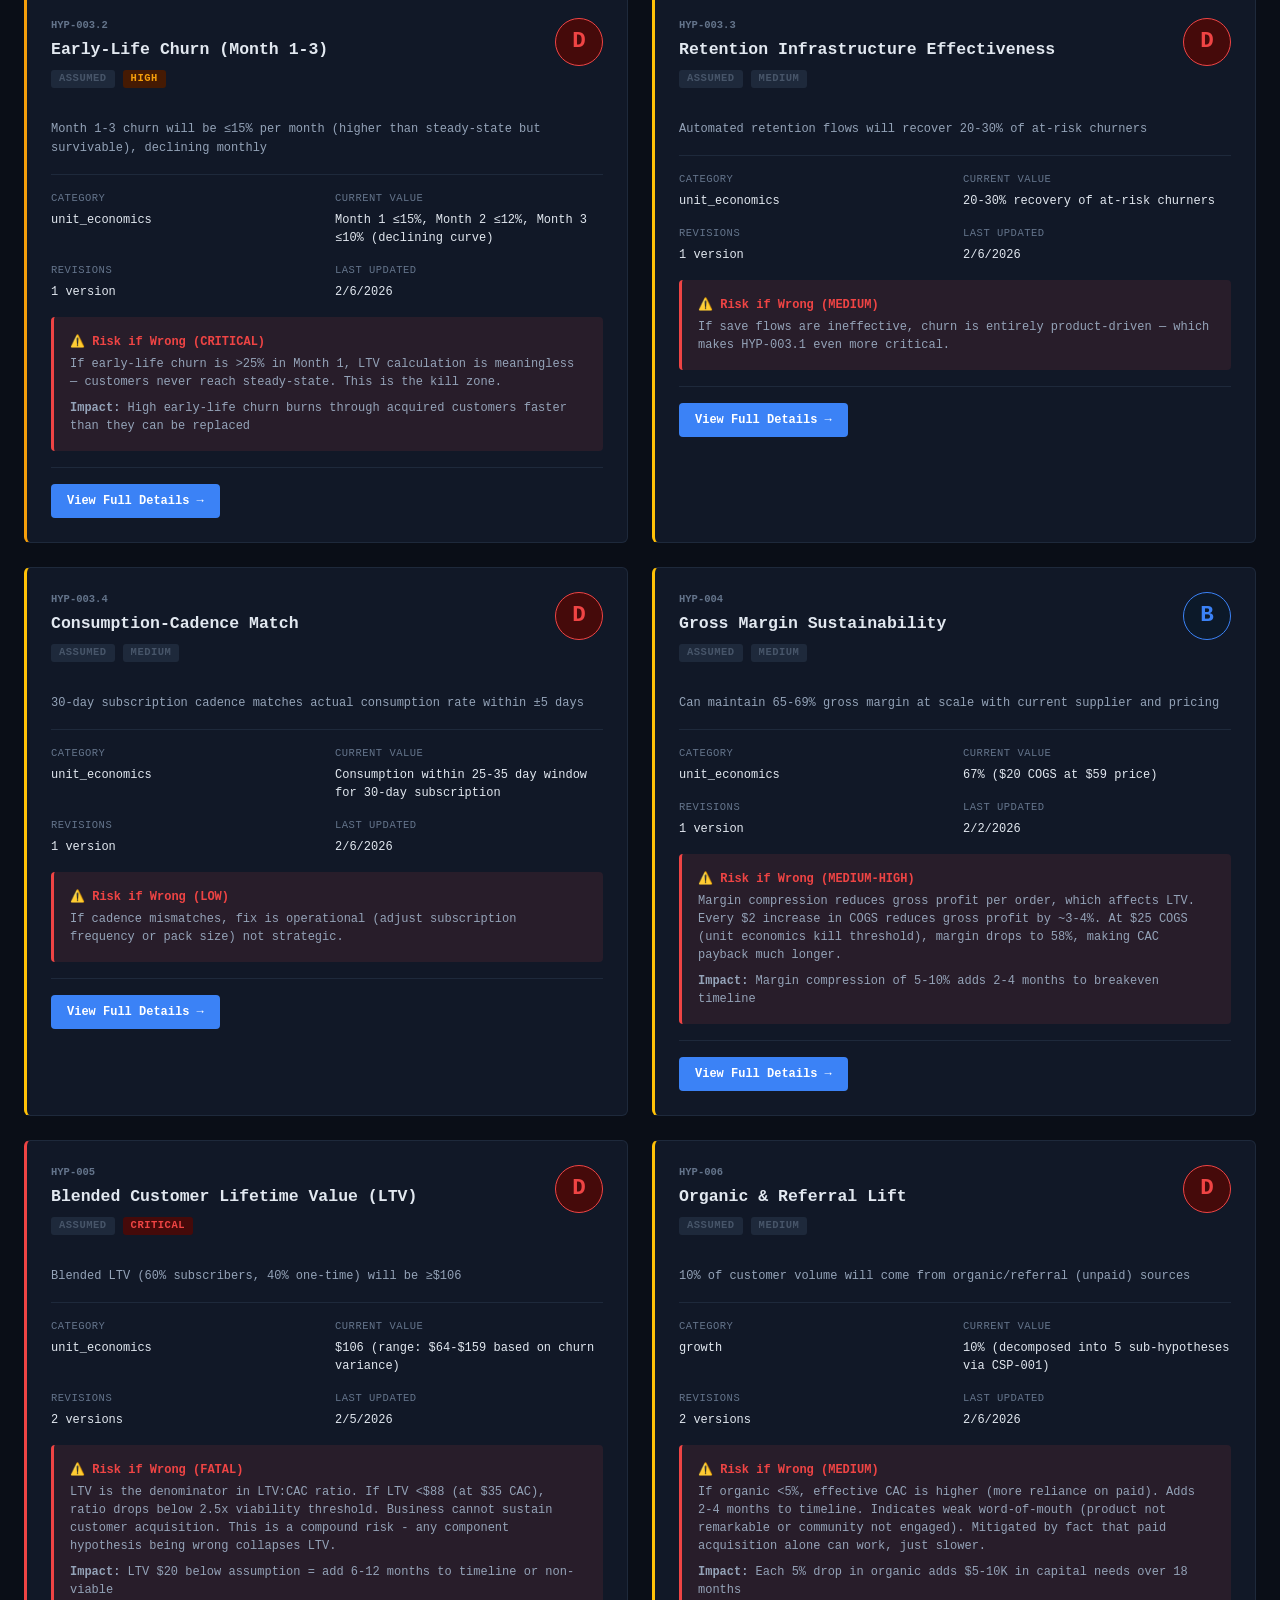
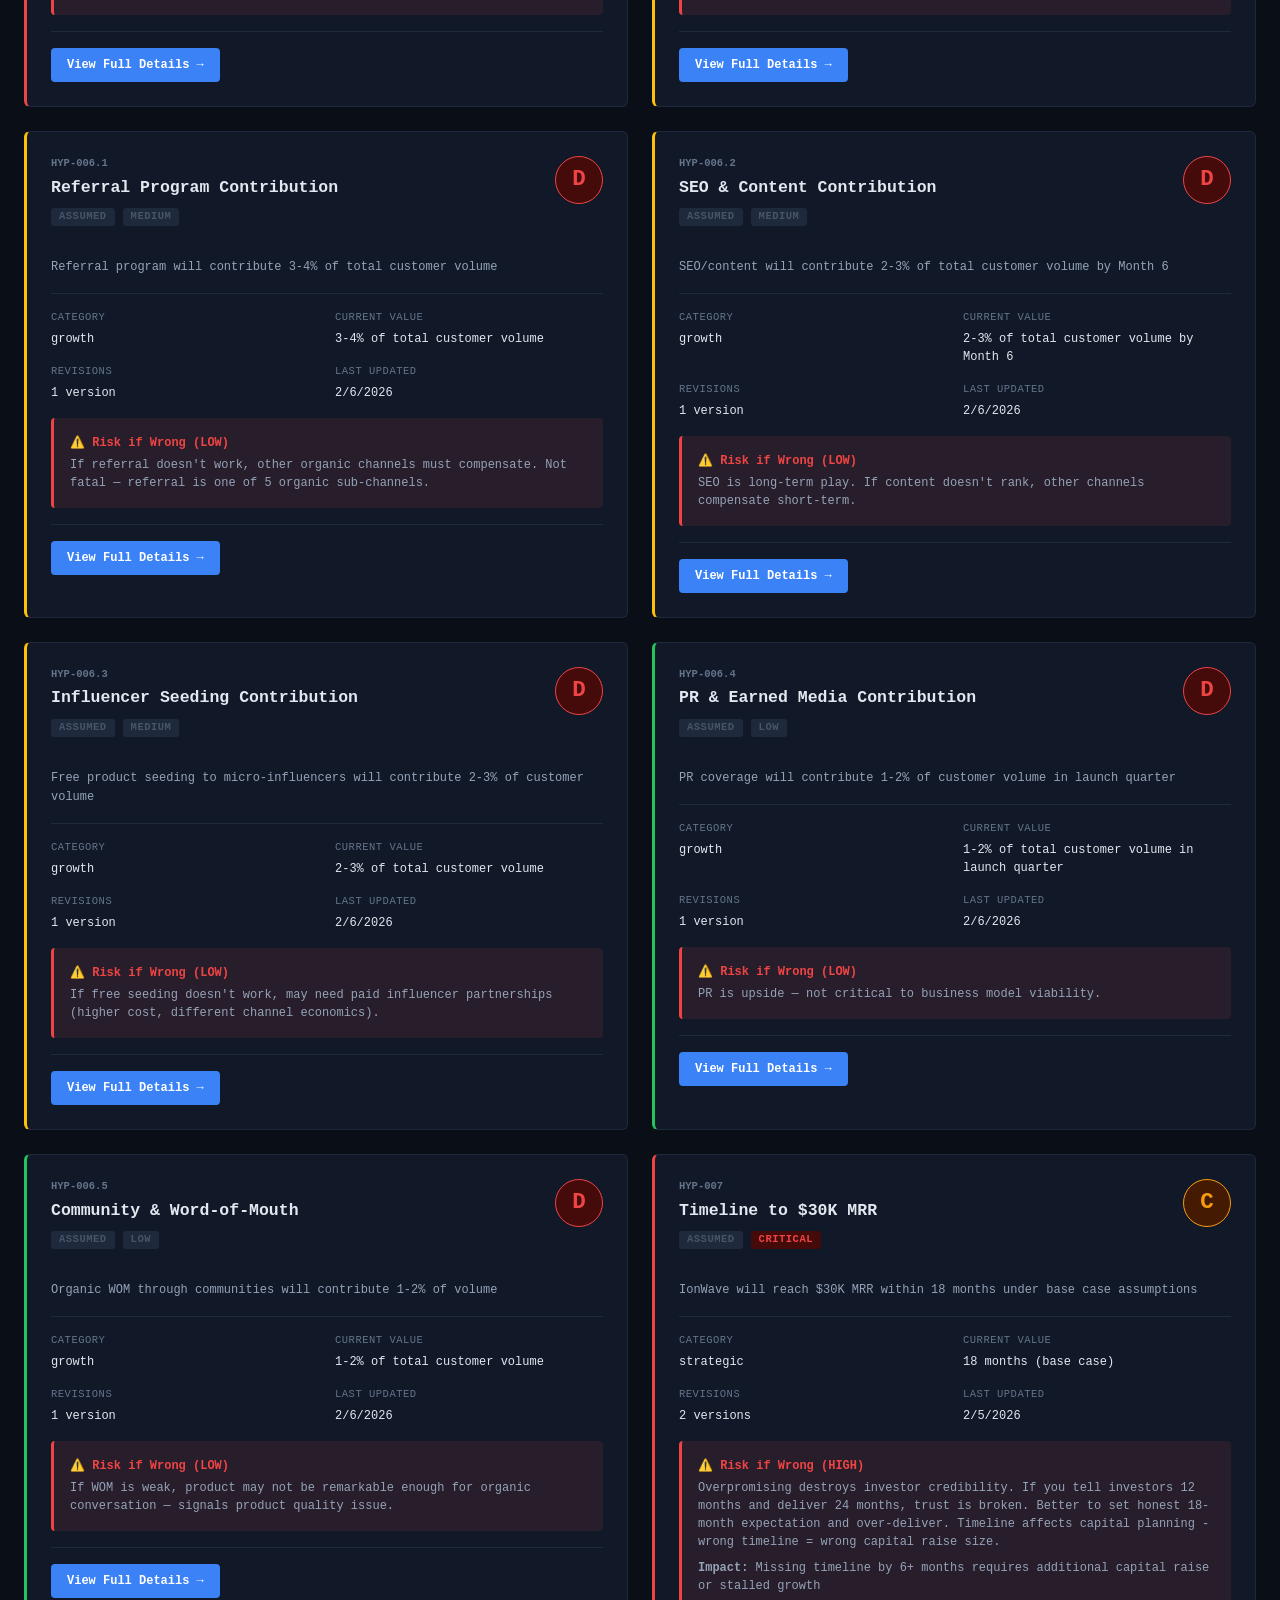
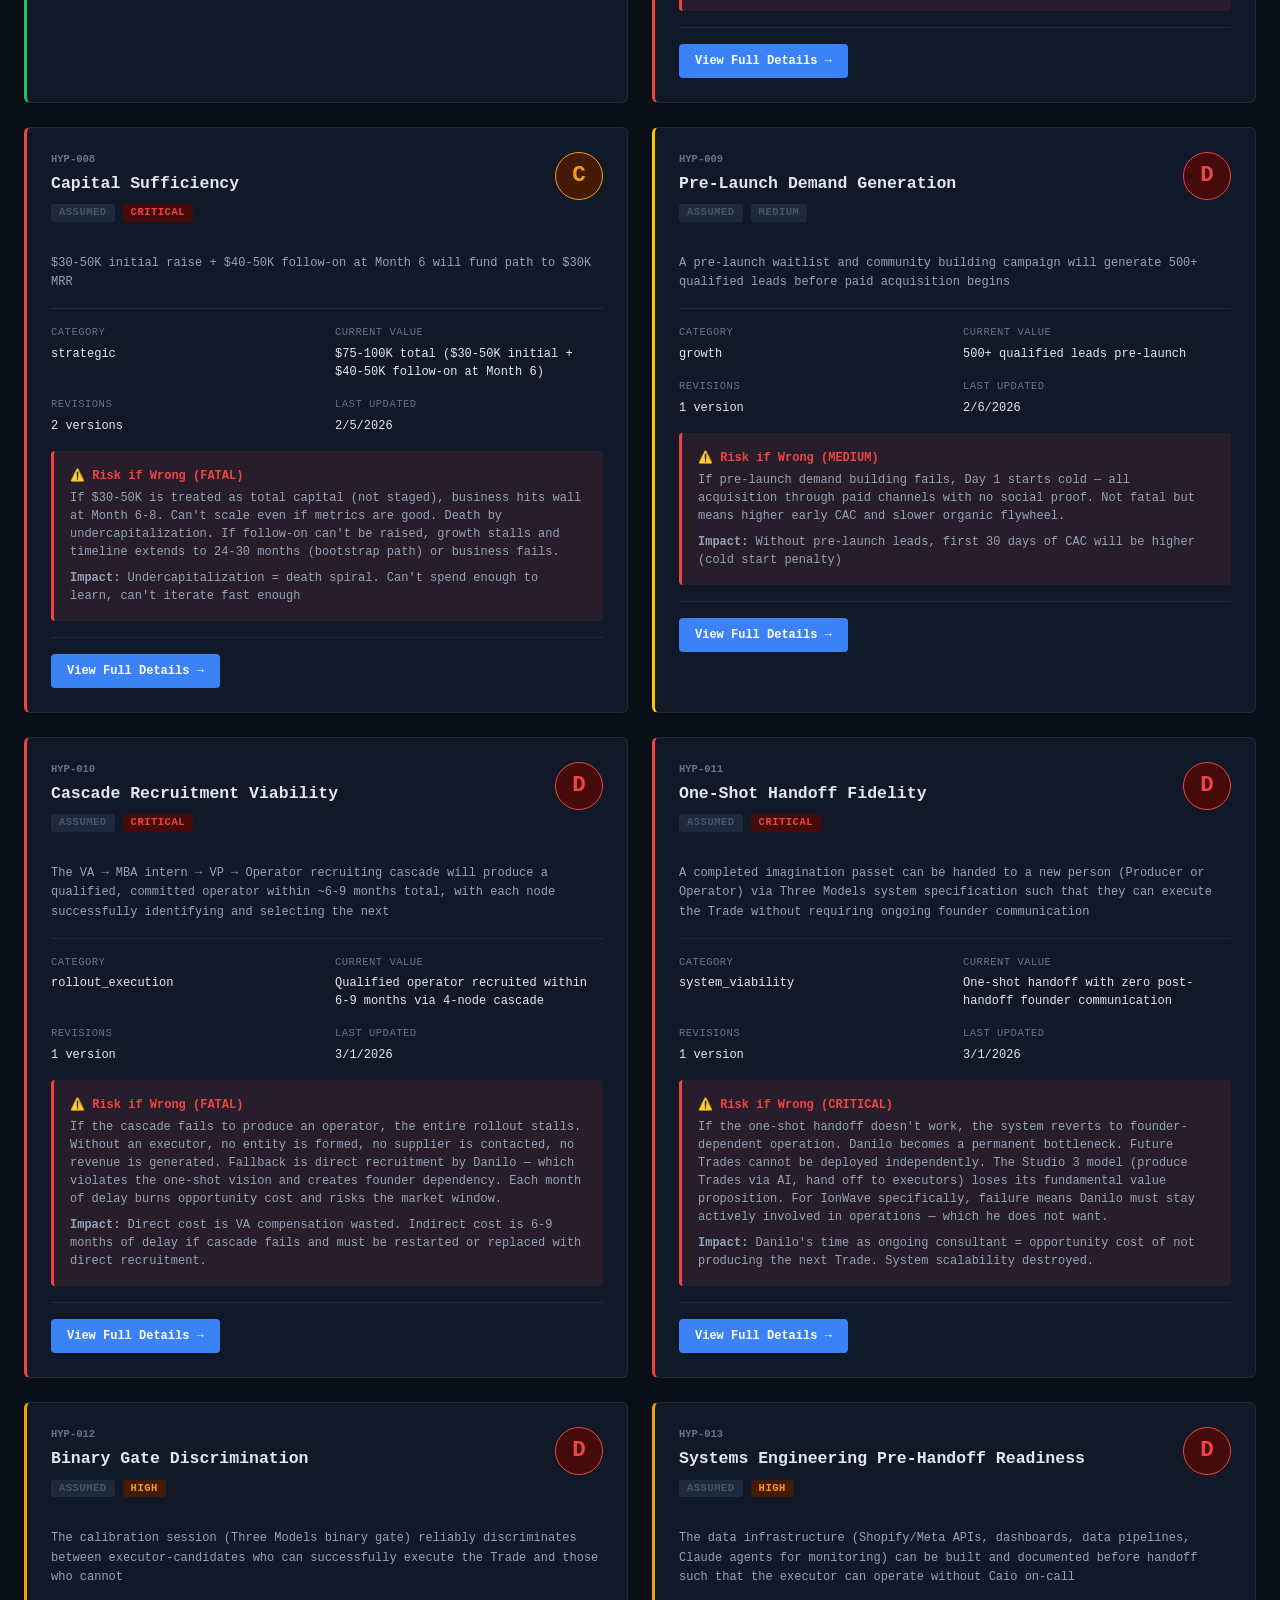
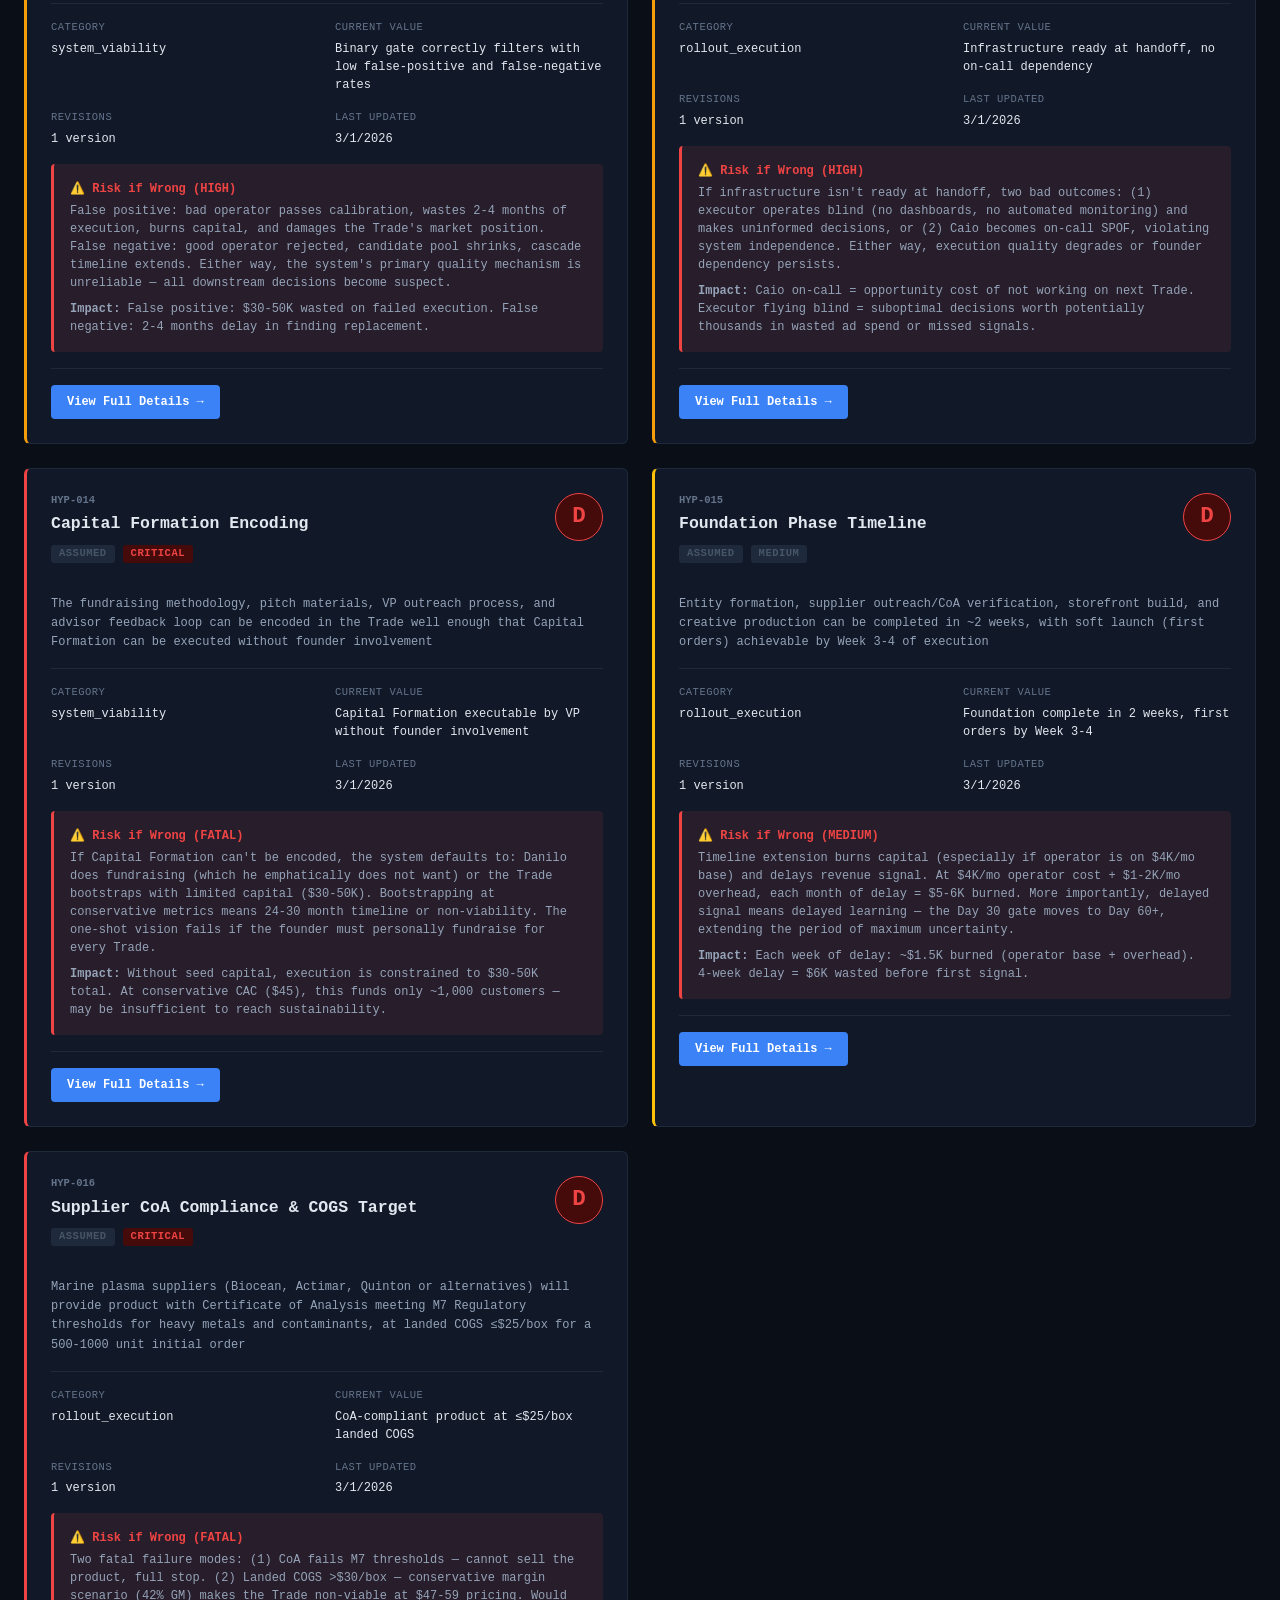
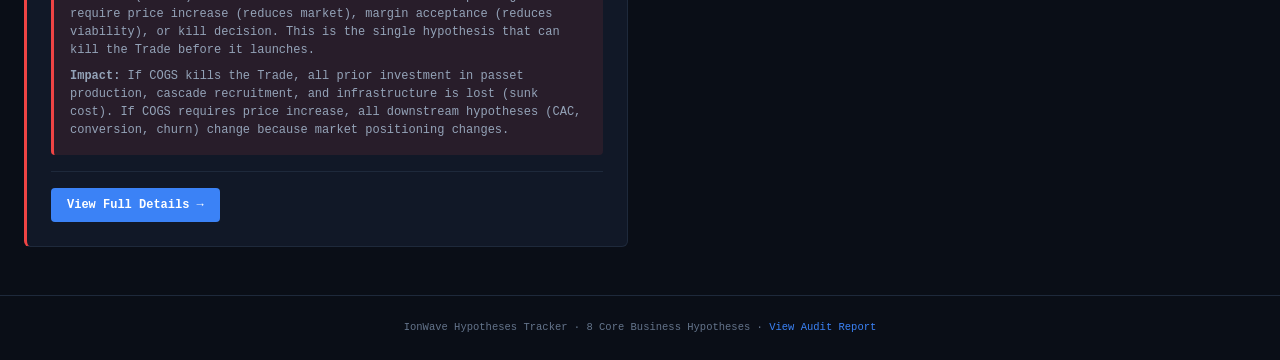
<file: dashboard/views/hypotheses-tracker.html>
<!DOCTYPE html>
<html lang="en">
<head>
  <meta charset="UTF-8">
  <meta name="viewport" content="width=device-width, initial-scale=1.0">
  <title>Hypotheses Tracker - IonWave</title>
  <link rel="stylesheet" href="../css/styles.css">
  <style>
    .hypotheses-grid {
      display: grid;
      grid-template-columns: repeat(auto-fit, minmax(500px, 1fr));
      gap: var(--gap-lg);
      margin-top: var(--gap-lg);
    }

    .hypothesis-card {
      background: var(--bg-secondary);
      border: 1px solid var(--border-color);
      border-radius: var(--radius-md);
      padding: var(--gap-lg);
      position: relative;
    }

    .hypothesis-card.critical { border-left: 3px solid var(--color-critical); }
    .hypothesis-card.high { border-left: 3px solid var(--color-warning); }
    .hypothesis-card.medium { border-left: 3px solid #ffc107; }
    .hypothesis-card.low { border-left: 3px solid var(--color-success); }

    .hyp-header {
      display: flex;
      justify-content: space-between;
      align-items: start;
      margin-bottom: var(--gap-md);
    }

    .hyp-id {
      font-family: var(--font-mono);
      font-size: var(--font-size-xs);
      color: var(--text-dim);
      font-weight: 600;
    }

    .hyp-name {
      font-size: var(--font-size-lg);
      font-weight: 600;
      color: var(--text-primary);
      margin: 4px 0 8px 0;
    }

    .grade-badge {
      font-size: 1.5rem;
      font-weight: 700;
      width: 48px;
      height: 48px;
      border-radius: 50%;
      display: flex;
      align-items: center;
      justify-content: center;
      margin-left: var(--gap-md);
      flex-shrink: 0;
    }

    .grade-a { background: var(--color-success-bg); color: var(--color-success); border: 1px solid var(--color-success); }
    .grade-b { background: var(--color-info-bg); color: var(--color-info); border: 1px solid var(--color-info); }
    .grade-c { background: var(--color-warning-bg); color: var(--color-warning); border: 1px solid var(--color-warning); }
    .grade-d { background: var(--color-critical-bg); color: var(--color-critical); border: 1px solid var(--color-critical); }

    .hyp-badges {
      display: flex;
      gap: 8px;
      flex-wrap: wrap;
      margin-bottom: var(--gap-md);
    }

    .hyp-description {
      color: var(--text-secondary);
      line-height: 1.6;
      margin-bottom: var(--gap-md);
      font-size: var(--font-size-sm);
    }

    .hyp-details {
      display: grid;
      grid-template-columns: repeat(2, 1fr);
      gap: var(--gap-md);
      margin-top: var(--gap-md);
      padding-top: var(--gap-md);
      border-top: 1px solid var(--border-color);
      font-size: var(--font-size-sm);
    }

    .detail-item {
      display: flex;
      flex-direction: column;
      gap: 4px;
    }

    .detail-label {
      color: var(--text-dim);
      font-size: var(--font-size-xs);
      text-transform: uppercase;
      letter-spacing: 0.5px;
    }

    .detail-value {
      color: var(--text-primary);
      font-weight: 500;
    }

    .risk-box {
      margin-top: var(--gap-md);
      padding: var(--gap-md);
      background: rgba(239, 68, 68, 0.1);
      border-left: 3px solid var(--color-critical);
      border-radius: var(--radius-sm);
    }

    .risk-title {
      color: var(--color-critical);
      font-weight: 600;
      font-size: var(--font-size-sm);
      margin-bottom: 4px;
    }

    .risk-text {
      color: var(--text-secondary);
      font-size: var(--font-size-sm);
      line-height: 1.5;
    }

    .summary-grid {
      display: grid;
      grid-template-columns: repeat(auto-fit, minmax(200px, 1fr));
      gap: var(--gap-md);
      margin-bottom: var(--gap-xl);
    }

    .summary-card {
      background: var(--bg-secondary);
      border: 1px solid var(--border-color);
      border-radius: var(--radius-md);
      padding: var(--gap-lg);
      text-align: center;
    }

    .summary-value {
      font-size: 2.5rem;
      font-weight: 700;
      color: var(--text-primary);
      font-family: var(--font-mono);
    }

    .summary-label {
      font-size: var(--font-size-sm);
      color: var(--text-dim);
      margin-top: 4px;
      text-transform: uppercase;
      letter-spacing: 0.5px;
    }

    .filters {
      display: flex;
      gap: var(--gap-md);
      margin-bottom: var(--gap-xl);
      padding: var(--gap-lg);
      background: var(--bg-secondary);
      border: 1px solid var(--border-color);
      border-radius: var(--radius-md);
      flex-wrap: wrap;
      align-items: center;
    }

    .filter-group {
      display: flex;
      gap: 8px;
      align-items: center;
    }

    .filter-label {
      font-size: var(--font-size-sm);
      color: var(--text-dim);
      font-weight: 600;
      text-transform: uppercase;
      letter-spacing: 0.5px;
    }

    .filter-btn {
      padding: 6px 12px;
      background: var(--bg-tertiary);
      border: 1px solid var(--border-color);
      border-radius: 20px;
      color: var(--text-secondary);
      font-size: var(--font-size-xs);
      cursor: pointer;
      transition: all var(--transition-fast);
      font-family: var(--font-mono);
    }

    .filter-btn:hover {
      background: var(--bg-primary);
      color: var(--text-primary);
    }

    .filter-btn.active {
      background: var(--color-info);
      color: white;
      border-color: var(--color-info);
    }

    .loading-state, .error-state {
      padding: var(--gap-xl);
      text-align: center;
      color: var(--text-dim);
    }

    .error-state {
      color: var(--color-critical);
    }
  </style>
</head>
<body>

  <header class="header">
    <div class="header-left">
      <svg width="28" height="28" viewBox="0 0 28 28" fill="none">
        <path d="M2 18 Q7 10 14 14 Q21 18 26 10" stroke="#3b82f6" stroke-width="2.5" stroke-linecap="round" fill="none"/>
        <path d="M2 14 Q7 6 14 10 Q21 14 26 6" stroke="#22c55e" stroke-width="2" stroke-linecap="round" fill="none" opacity="0.5"/>
      </svg>
      <h1 class="header-title">🧪 HYPOTHESES TRACKER</h1>
    </div>
    <div class="header-right">
      <div class="header-meta">
        <span class="header-meta-label">System:</span>
        <span>v1.0.0</span>
      </div>
      <div class="header-meta">
        <span class="header-meta-label">Updated:</span>
        <span>2026-02-05</span>
      </div>
    </div>
  </header>

  <nav class="nav-bar">
    <a href="../index.html">Mission Control</a>
    <a href="tup-navigator.html">🗺️ TUP Navigator</a>
    <a href="hypotheses-tracker.html" class="active">🧪 Hypotheses Tracker</a>
    <a href="financial-forecast.html">📊 Financial Forecast</a>
    <a href="m0-trade-thesis.html">M0 Trade Thesis</a>
    <a href="m26-competitive-intel.html">M26 Competitive Intel</a>
    <a href="m27-customer-research.html">M27 Customer Research</a>
    <a href="customer-research.html">03 Customer Research</a>
  </nav>

  <div class="page-content">

    <div id="summary-stats" class="summary-grid">
      <div class="summary-card">
        <div class="summary-value">-</div>
        <div class="summary-label">Total Hypotheses</div>
      </div>
      <div class="summary-card">
        <div class="summary-value">-</div>
        <div class="summary-label">Critical Severity</div>
      </div>
      <div class="summary-card">
        <div class="summary-value">-</div>
        <div class="summary-label">Grade C or Lower</div>
      </div>
      <div class="summary-card">
        <div class="summary-value">-</div>
        <div class="summary-label">Validated</div>
      </div>
    </div>

    <div class="filters">
      <div class="filter-group">
        <span class="filter-label">Severity:</span>
        <button class="filter-btn active" data-filter="severity" data-value="all">All</button>
        <button class="filter-btn" data-filter="severity" data-value="CRITICAL">Critical</button>
        <button class="filter-btn" data-filter="severity" data-value="HIGH">High</button>
        <button class="filter-btn" data-filter="severity" data-value="MEDIUM">Medium</button>
      </div>
      <div class="filter-group">
        <span class="filter-label">Grade:</span>
        <button class="filter-btn active" data-filter="grade" data-value="all">All</button>
        <button class="filter-btn" data-filter="grade" data-value="A">A</button>
        <button class="filter-btn" data-filter="grade" data-value="B">B</button>
        <button class="filter-btn" data-filter="grade" data-value="C">C</button>
        <button class="filter-btn" data-filter="grade" data-value="D">D</button>
      </div>
      <div class="filter-group">
        <span class="filter-label">State:</span>
        <button class="filter-btn active" data-filter="state" data-value="all">All</button>
        <button class="filter-btn" data-filter="state" data-value="ASSUMED">Assumed</button>
        <button class="filter-btn" data-filter="state" data-value="TESTING">Testing</button>
        <button class="filter-btn" data-filter="state" data-value="VALIDATED">Validated</button>
      </div>
    </div>

    <div id="hypotheses-container" class="hypotheses-grid">
      <div class="loading-state">Loading hypotheses...</div>
    </div>

  </div>

  <footer class="footer">
    IonWave Hypotheses Tracker &middot; 8 Core Business Hypotheses &middot;
    <a href="https://github.com/caio-camargo/ionwave-dashboard/blob/main/IonWave/Hypothesis_Dependency_Audit.md" target="_blank">View Audit Report</a>
  </footer>

  <script>
    let hypothesesData = null;
    let filters = { severity: 'all', grade: 'all', state: 'all' };

    // Determine base path for data files
    function getBasePath() {
      const pathSegments = window.location.pathname.split('/').filter(s => s);
      // If we're on GitHub Pages (ionwave-dashboard in path), use absolute path
      const repoName = pathSegments.length > 0 && pathSegments[0] !== 'dashboard' && !pathSegments[0].endsWith('.html') ? pathSegments[0] : '';
      const base = repoName ? `/${repoName}` : '';
      return `${base}/data`;
    }

    async function loadHypotheses() {
      try {
        const basePath = getBasePath();
        console.log('Loading from base path:', basePath);

        const registryResponse = await fetch(`${basePath}/hypotheses/registry.json`);

        if (!registryResponse.ok) {
          throw new Error(`Failed to load registry: ${registryResponse.status} ${registryResponse.statusText}`);
        }

        hypothesesData = await registryResponse.json();
        console.log('Loaded hypotheses:', hypothesesData);

        updateSummaryStats();
        renderHypotheses();
      } catch (error) {
        console.error('Error loading hypotheses:', error);
        document.getElementById('hypotheses-container').innerHTML = `
          <div class="error-state">
            <p><strong>Failed to load hypotheses data</strong></p>
            <p>${error.message}</p>
            <p>Check console for details. Make sure .nojekyll file exists in repo root.</p>
          </div>
        `;
      }
    }

    function updateSummaryStats() {
      if (!hypothesesData) return;

      const hypotheses = hypothesesData.hypotheses;
      const criticalCount = hypotheses.filter(h => h.impact_severity === 'CRITICAL').length;
      const lowGradeCount = hypotheses.filter(h => ['C', 'D'].includes(h.current_grade)).length;
      const validatedCount = hypotheses.filter(h => h.current_state === 'VALIDATED').length;

      document.getElementById('summary-stats').innerHTML = `
        <div class="summary-card">
          <div class="summary-value">${hypotheses.length}</div>
          <div class="summary-label">Total Hypotheses</div>
        </div>
        <div class="summary-card">
          <div class="summary-value">${criticalCount}</div>
          <div class="summary-label">Critical Severity</div>
        </div>
        <div class="summary-card">
          <div class="summary-value">${lowGradeCount}</div>
          <div class="summary-label">Grade C or Lower</div>
        </div>
        <div class="summary-card">
          <div class="summary-value">${validatedCount}</div>
          <div class="summary-label">Validated</div>
        </div>
      `;
    }

    function renderHypotheses() {
      if (!hypothesesData) return;

      let hypotheses = hypothesesData.hypotheses;

      // Apply filters
      if (filters.severity !== 'all') {
        hypotheses = hypotheses.filter(h => h.impact_severity === filters.severity);
      }
      if (filters.grade !== 'all') {
        hypotheses = hypotheses.filter(h => h.current_grade === filters.grade);
      }
      if (filters.state !== 'all') {
        hypotheses = hypotheses.filter(h => h.current_state === filters.state);
      }

      const container = document.getElementById('hypotheses-container');

      if (hypotheses.length === 0) {
        container.innerHTML = '<div class="error-state">No hypotheses match the selected filters.</div>';
        return;
      }

      container.innerHTML = hypotheses.map(hyp => {
        const latestRevision = hyp.revisions[hyp.revisions.length - 1];
        const severityClass = hyp.impact_severity.toLowerCase();
        const gradeClass = `grade-${hyp.current_grade.toLowerCase()}`;

        // Handle risk_if_wrong which might be object or string
        let riskHtml = '';
        if (hyp.risk_if_wrong) {
          if (typeof hyp.risk_if_wrong === 'object') {
            riskHtml = `
              <div class="risk-box">
                <div class="risk-title">⚠️ Risk if Wrong ${hyp.risk_if_wrong.severity ? `(${hyp.risk_if_wrong.severity})` : ''}</div>
                <div class="risk-text">${hyp.risk_if_wrong.description || ''}</div>
                ${hyp.risk_if_wrong.financial_impact ? `<div class="risk-text" style="margin-top: 8px;"><strong>Impact:</strong> ${hyp.risk_if_wrong.financial_impact}</div>` : ''}
              </div>
            `;
          } else {
            riskHtml = `
              <div class="risk-box">
                <div class="risk-title">⚠️ Risk if Wrong</div>
                <div class="risk-text">${hyp.risk_if_wrong}</div>
              </div>
            `;
          }
        }

        return `
          <div class="hypothesis-card ${severityClass}">
            <div class="hyp-header">
              <div style="flex: 1;">
                <div class="hyp-id">${hyp.id}</div>
                <div class="hyp-name">
                  <a href="hypothesis-detail.html?id=${hyp.id}" style="color: inherit; text-decoration: none;">${hyp.name}</a>
                </div>
                <div class="hyp-badges">
                  <span class="badge badge-${hyp.current_state === 'ASSUMED' ? 'neutral' : hyp.current_state === 'VALIDATED' ? 'success' : 'warning'}">${hyp.current_state}</span>
                  <span class="badge badge-${severityClass === 'critical' ? 'critical' : severityClass === 'high' ? 'warning' : 'neutral'}">${hyp.impact_severity}</span>
                </div>
              </div>
              <div class="grade-badge ${gradeClass}">${hyp.current_grade}</div>
            </div>

            <div class="hyp-description">${hyp.description}</div>

            <div class="hyp-details">
              <div class="detail-item">
                <span class="detail-label">Category</span>
                <span class="detail-value">${hyp.category}</span>
              </div>
              <div class="detail-item">
                <span class="detail-label">Current Value</span>
                <span class="detail-value">${latestRevision.value}</span>
              </div>
              <div class="detail-item">
                <span class="detail-label">Revisions</span>
                <span class="detail-value">${hyp.revisions.length} version${hyp.revisions.length > 1 ? 's' : ''}</span>
              </div>
              <div class="detail-item">
                <span class="detail-label">Last Updated</span>
                <span class="detail-value">${new Date(latestRevision.date).toLocaleDateString()}</span>
              </div>
            </div>

            ${riskHtml}

            <div style="margin-top: var(--gap-md); padding-top: var(--gap-md); border-top: 1px solid var(--border-color);">
              <a href="hypothesis-detail.html?id=${hyp.id}" class="btn-primary" style="display: inline-block; text-decoration: none; font-size: var(--font-size-sm);">View Full Details →</a>
            </div>
          </div>
        `;
      }).join('');
    }

    // Filter button handlers
    document.querySelectorAll('.filter-btn').forEach(button => {
      button.addEventListener('click', () => {
        const filterType = button.dataset.filter;
        const value = button.dataset.value;

        // Update active state
        document.querySelectorAll(`[data-filter="${filterType}"]`).forEach(btn => {
          btn.classList.remove('active');
        });
        button.classList.add('active');

        // Update filters and re-render
        filters[filterType] = value;
        renderHypotheses();
      });
    });

    // Load on page load
    loadHypotheses();
  </script>

</body>
</html>
</file>
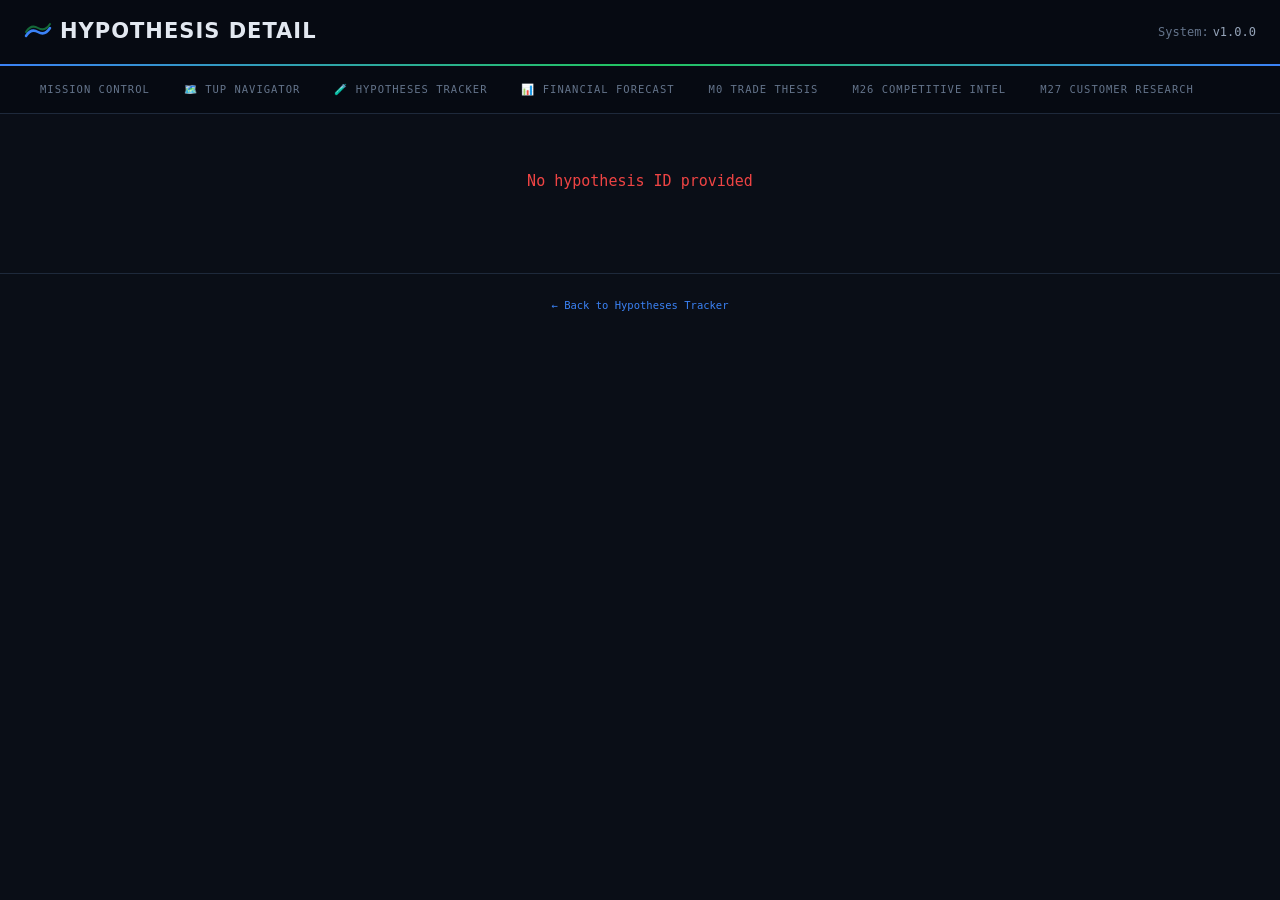
<file: dashboard/views/hypothesis-detail.html>
<!DOCTYPE html>
<html lang="en">
<head>
  <meta charset="UTF-8">
  <meta name="viewport" content="width=device-width, initial-scale=1.0">
  <title>Hypothesis Detail - IonWave</title>
  <link rel="stylesheet" href="../css/styles.css">
  <style>
    .detail-section {
      background: var(--bg-secondary);
      border: 1px solid var(--border-color);
      border-radius: var(--radius-md);
      padding: var(--gap-lg);
      margin-bottom: var(--gap-lg);
    }

    .section-title {
      font-size: var(--font-size-lg);
      font-weight: 600;
      color: var(--text-primary);
      margin-bottom: var(--gap-md);
      padding-bottom: var(--gap-sm);
      border-bottom: 1px solid var(--border-color);
    }

    .hyp-title {
      font-size: 2rem;
      font-weight: 700;
      color: var(--text-primary);
      margin-bottom: var(--gap-sm);
    }

    .hyp-id {
      font-family: var(--font-mono);
      font-size: var(--font-size-sm);
      color: var(--text-dim);
      font-weight: 600;
    }

    .grade-badge-large {
      font-size: 3rem;
      font-weight: 700;
      width: 80px;
      height: 80px;
      border-radius: 50%;
      display: flex;
      align-items: center;
      justify-content: center;
      margin: var(--gap-lg) 0;
    }

    .grade-a { background: var(--color-success-bg); color: var(--color-success); border: 2px solid var(--color-success); }
    .grade-b { background: var(--color-info-bg); color: var(--color-info); border: 2px solid var(--color-info); }
    .grade-c { background: var(--color-warning-bg); color: var(--color-warning); border: 2px solid var(--color-warning); }
    .grade-d { background: var(--color-critical-bg); color: var(--color-critical); border: 2px solid var(--color-critical); }

    .revision-card {
      background: var(--bg-tertiary);
      border: 1px solid var(--border-color);
      border-radius: var(--radius-sm);
      padding: var(--gap-md);
      margin-bottom: var(--gap-md);
    }

    .revision-header {
      display: flex;
      justify-content: space-between;
      align-items: center;
      margin-bottom: var(--gap-sm);
    }

    .revision-version {
      font-weight: 600;
      color: var(--text-primary);
      font-family: var(--font-mono);
    }

    .revision-date {
      font-size: var(--font-size-xs);
      color: var(--text-dim);
    }

    .revision-content {
      color: var(--text-secondary);
      line-height: 1.6;
      font-size: var(--font-size-sm);
    }

    .doc-link {
      display: block;
      padding: var(--gap-sm) var(--gap-md);
      background: var(--bg-tertiary);
      border: 1px solid var(--border-color);
      border-radius: var(--radius-sm);
      color: var(--color-info);
      text-decoration: none;
      margin-bottom: var(--gap-sm);
      font-size: var(--font-size-sm);
      transition: all var(--transition-fast);
    }

    .doc-link:hover {
      background: var(--bg-primary);
      border-color: var(--color-info);
    }

    .doc-relevance {
      display: inline-block;
      padding: 2px 6px;
      background: var(--color-info-bg);
      color: var(--color-info);
      border-radius: 3px;
      font-size: var(--font-size-xs);
      font-weight: 600;
      margin-left: 8px;
    }

    .meta-grid {
      display: grid;
      grid-template-columns: repeat(2, 1fr);
      gap: var(--gap-md);
    }

    .meta-item {
      display: flex;
      flex-direction: column;
      gap: 4px;
    }

    .meta-label {
      font-size: var(--font-size-xs);
      color: var(--text-dim);
      text-transform: uppercase;
      letter-spacing: 0.5px;
    }

    .meta-value {
      font-size: var(--font-size-base);
      color: var(--text-primary);
      font-weight: 500;
    }

    .risk-box {
      background: rgba(239, 68, 68, 0.1);
      border-left: 3px solid var(--color-critical);
      border-radius: var(--radius-sm);
      padding: var(--gap-md);
      margin-top: var(--gap-md);
    }

    .risk-title {
      color: var(--color-critical);
      font-weight: 600;
      font-size: var(--font-size-sm);
      margin-bottom: 8px;
    }

    .risk-text {
      color: var(--text-secondary);
      font-size: var(--font-size-sm);
      line-height: 1.6;
    }

    .validation-box {
      background: var(--bg-tertiary);
      border-left: 3px solid var(--color-info);
      border-radius: var(--radius-sm);
      padding: var(--gap-md);
    }

    .validation-title {
      color: var(--color-info);
      font-weight: 600;
      margin-bottom: var(--gap-sm);
    }
  </style>
</head>
<body>

  <header class="header">
    <div class="header-left">
      <svg width="28" height="28" viewBox="0 0 28 28" fill="none">
        <path d="M2 18 Q7 10 14 14 Q21 18 26 10" stroke="#3b82f6" stroke-width="2.5" stroke-linecap="round" fill="none"/>
        <path d="M2 14 Q7 6 14 10 Q21 14 26 6" stroke="#22c55e" stroke-width="2" stroke-linecap="round" fill="none" opacity="0.5"/>
      </svg>
      <h1 class="header-title">HYPOTHESIS DETAIL</h1>
    </div>
    <div class="header-right">
      <div class="header-meta">
        <span class="header-meta-label">System:</span>
        <span>v1.0.0</span>
      </div>
    </div>
  </header>

  <nav class="nav-bar">
    <a href="../index.html">Mission Control</a>
    <a href="tup-navigator.html">🗺️ TUP Navigator</a>
    <a href="hypotheses-tracker.html">🧪 Hypotheses Tracker</a>
    <a href="financial-forecast.html">📊 Financial Forecast</a>
    <a href="m0-trade-thesis.html">M0 Trade Thesis</a>
    <a href="m26-competitive-intel.html">M26 Competitive Intel</a>
    <a href="m27-customer-research.html">M27 Customer Research</a>
  </nav>

  <div class="page-content">
    <div id="hypothesis-content">
      <div class="loading-state" style="padding: var(--gap-xl); text-align: center; color: var(--text-dim);">
        Loading hypothesis details...
      </div>
    </div>
  </div>

  <footer class="footer">
    <a href="hypotheses-tracker.html">← Back to Hypotheses Tracker</a>
  </footer>

  <script>
    // Get hypothesis ID from URL
    const urlParams = new URLSearchParams(window.location.search);
    const hypId = urlParams.get('id');

    function getBasePath() {
      const pathSegments = window.location.pathname.split('/').filter(s => s);
      const repoName = pathSegments.length > 0 && pathSegments[0] !== 'dashboard' && !pathSegments[0].endsWith('.html') ? pathSegments[0] : '';
      const base = repoName ? `/${repoName}` : '';
      return `${base}/data`;
    }

    async function loadHypothesisDetail() {
      if (!hypId) {
        document.getElementById('hypothesis-content').innerHTML = '<div class="error-state" style="padding: var(--gap-xl); text-align: center; color: var(--color-critical);">No hypothesis ID provided</div>';
        return;
      }

      try {
        const basePath = getBasePath();
        console.log('Loading hypothesis from:', basePath);

        const [registryResponse, indexResponse] = await Promise.all([
          fetch(`${basePath}/hypotheses/registry.json`),
          fetch(`${basePath}/hypotheses/index.json`)
        ]);

        if (!registryResponse.ok || !indexResponse.ok) {
          throw new Error('Failed to load hypothesis data');
        }

        const registry = await registryResponse.json();
        const index = await indexResponse.json();

        const hypothesis = registry.hypotheses.find(h => h.id === hypId);
        if (!hypothesis) {
          throw new Error(`Hypothesis ${hypId} not found`);
        }

        const documents = index.hypothesis_to_documents[hypId]?.referenced_in || [];

        renderHypothesisDetail(hypothesis, documents);
      } catch (error) {
        console.error('Error loading hypothesis:', error);
        document.getElementById('hypothesis-content').innerHTML = `
          <div class="error-state" style="padding: var(--gap-xl); text-align: center; color: var(--color-critical);">
            <p><strong>Failed to load hypothesis</strong></p>
            <p>${error.message}</p>
          </div>
        `;
      }
    }

    function renderHypothesisDetail(hyp, documents) {
      const latestRevision = hyp.revisions[hyp.revisions.length - 1];
      const gradeClass = `grade-${hyp.current_grade.toLowerCase()}`;

      // Handle risk_if_wrong
      let riskHtml = '';
      if (hyp.risk_if_wrong) {
        if (typeof hyp.risk_if_wrong === 'object') {
          riskHtml = `
            <div class="detail-section">
              <div class="section-title">⚠️ Risk if Wrong</div>
              <div class="risk-box">
                ${hyp.risk_if_wrong.severity ? `<div class="risk-title">Severity: ${hyp.risk_if_wrong.severity}</div>` : ''}
                <div class="risk-text">${hyp.risk_if_wrong.description || ''}</div>
                ${hyp.risk_if_wrong.financial_impact ? `
                  <div class="risk-text" style="margin-top: var(--gap-md);">
                    <strong>Financial Impact:</strong> ${hyp.risk_if_wrong.financial_impact}
                  </div>
                ` : ''}
                ${hyp.risk_if_wrong.mitigation ? `
                  <div class="risk-text" style="margin-top: var(--gap-md);">
                    <strong>Mitigation:</strong> ${hyp.risk_if_wrong.mitigation}
                  </div>
                ` : ''}
              </div>
            </div>
          `;
        } else {
          riskHtml = `
            <div class="detail-section">
              <div class="section-title">⚠️ Risk if Wrong</div>
              <div class="risk-box">
                <div class="risk-text">${hyp.risk_if_wrong}</div>
              </div>
            </div>
          `;
        }
      }

      // Validation plan
      let validationHtml = '';
      if (hyp.validation_plan) {
        validationHtml = `
          <div class="detail-section">
            <div class="section-title">🔬 Validation Plan</div>
            <div class="validation-box">
              <div class="validation-title">Method</div>
              <p style="color: var(--text-secondary); margin-bottom: var(--gap-md); font-size: var(--font-size-sm);">${hyp.validation_plan.method}</p>

              <div class="meta-grid">
                <div class="meta-item">
                  <span class="meta-label">Estimated Cost</span>
                  <span class="meta-value">${hyp.validation_plan.cost}</span>
                </div>
                <div class="meta-item">
                  <span class="meta-label">Timeline</span>
                  <span class="meta-value">${hyp.validation_plan.timeline}</span>
                </div>
              </div>

              <div style="margin-top: var(--gap-md);">
                <div class="validation-title">Success Criteria</div>
                <p style="color: var(--text-secondary); font-size: var(--font-size-sm);">${hyp.validation_plan.success_criteria}</p>
              </div>
            </div>
          </div>
        `;
      }

      // Dependencies
      let depsHtml = '';
      if ((hyp.feeds_into && hyp.feeds_into.length > 0) || (hyp.depends_on && hyp.depends_on.length > 0)) {
        depsHtml = `
          <div class="detail-section">
            <div class="section-title">🔗 Dependencies</div>
            ${hyp.depends_on && hyp.depends_on.length > 0 ? `
              <div style="margin-bottom: var(--gap-md);">
                <div class="meta-label">⬅️ Depends On</div>
                <div style="display: flex; gap: 8px; flex-wrap: wrap; margin-top: 8px;">
                  ${hyp.depends_on.map(id => `<a href="hypothesis-detail.html?id=${id}" class="badge badge-info">${id}</a>`).join('')}
                </div>
              </div>
            ` : ''}
            ${hyp.feeds_into && hyp.feeds_into.length > 0 ? `
              <div>
                <div class="meta-label">➡️ Feeds Into</div>
                <div style="display: flex; gap: 8px; flex-wrap: wrap; margin-top: 8px;">
                  ${hyp.feeds_into.map(id => `<a href="hypothesis-detail.html?id=${id}" class="badge badge-warning">${id}</a>`).join('')}
                </div>
              </div>
            ` : ''}
          </div>
        `;
      }

      document.getElementById('hypothesis-content').innerHTML = `
        <div class="detail-section">
          <div class="hyp-id">${hyp.id}</div>
          <h1 class="hyp-title">${hyp.name}</h1>
          <div style="display: flex; gap: 8px; margin-bottom: var(--gap-md);">
            <span class="badge badge-${hyp.current_state === 'ASSUMED' ? 'neutral' : hyp.current_state === 'VALIDATED' ? 'success' : 'warning'}">${hyp.current_state}</span>
            <span class="badge badge-${hyp.impact_severity === 'CRITICAL' ? 'critical' : hyp.impact_severity === 'HIGH' ? 'warning' : 'neutral'}">${hyp.impact_severity}</span>
            <span class="badge badge-neutral">${hyp.category}</span>
          </div>

          <div style="display: flex; gap: var(--gap-lg); align-items: start;">
            <div style="flex: 1;">
              <p style="color: var(--text-secondary); line-height: 1.6; margin-bottom: var(--gap-md);">${hyp.description}</p>

              <div class="meta-grid">
                <div class="meta-item">
                  <span class="meta-label">Current Value</span>
                  <span class="meta-value">${latestRevision.value}</span>
                </div>
                <div class="meta-item">
                  <span class="meta-label">Total Revisions</span>
                  <span class="meta-value">${hyp.revisions.length}</span>
                </div>
                <div class="meta-item">
                  <span class="meta-label">Last Updated</span>
                  <span class="meta-value">${new Date(latestRevision.date).toLocaleDateString()}</span>
                </div>
                <div class="meta-item">
                  <span class="meta-label">Documents</span>
                  <span class="meta-value">${documents.length} references</span>
                </div>
              </div>
            </div>
            <div class="grade-badge-large ${gradeClass}">${hyp.current_grade}</div>
          </div>
        </div>

        <div class="detail-section">
          <div class="section-title">📝 Revision History (${hyp.revisions.length} versions)</div>
          ${hyp.revisions.slice().reverse().map((rev, idx) => `
            <div class="revision-card">
              <div class="revision-header">
                <span class="revision-version">v${hyp.revisions.length - idx} - Grade ${rev.confidence_grade || rev.grade}</span>
                <span class="revision-date">${new Date(rev.date).toLocaleDateString()}</span>
              </div>
              <div class="revision-content">
                <div style="margin-bottom: 8px;"><strong>Value:</strong> ${rev.value}</div>
                <div><strong>Reasoning:</strong> ${rev.reasoning}</div>
                ${rev.evidence ? `<div style="margin-top: 8px;"><strong>Evidence:</strong> ${Array.isArray(rev.evidence) ? rev.evidence.join('; ') : rev.evidence}</div>` : ''}
              </div>
            </div>
          `).join('')}
        </div>

        <div class="detail-section">
          <div class="section-title">📚 Supporting Documents (${documents.length})</div>
          ${documents.length > 0 ? documents.map(doc => `
            <a href="https://github.com/caio-camargo/ionwave-dashboard/blob/main/${doc.document}" target="_blank" class="doc-link">
              📄 ${doc.document}
              <span class="doc-relevance">${doc.relevance}</span>
              ${doc.section ? `<div style="font-size: var(--font-size-xs); color: var(--text-dim); margin-top: 4px;">Section: ${doc.section}</div>` : ''}
              ${doc.context ? `<div style="font-size: var(--font-size-xs); color: var(--text-dim); margin-top: 4px;">${doc.context}</div>` : ''}
            </a>
          `).join('') : '<p style="color: var(--text-dim); font-size: var(--font-size-sm);">No supporting documents found.</p>'}
        </div>

        ${validationHtml}
        ${riskHtml}
        ${depsHtml}
      `;
    }

    // Load on page load
    loadHypothesisDetail();
  </script>

</body>
</html>
</file>
<file: dashboard/css/styles.css>
/* ══════════════════════════════════════════════════════════
   IonWave Mission Control - Shared Styles
   Extracted from original dashboard.html + extended for
   dynamic JSON-driven rendering
   ══════════════════════════════════════════════════════════ */

:root {
  --bg-primary: #0a0e17;
  --bg-secondary: #111827;
  --bg-tertiary: #1e293b;
  --bg-header: #060a12;

  --text-primary: #e2e8f0;
  --text-secondary: #94a3b8;
  --text-dim: #64748b;

  --color-critical: #ef4444;
  --color-critical-bg: #450a0a;
  --color-warning: #f59e0b;
  --color-warning-bg: #451a03;
  --color-success: #22c55e;
  --color-success-bg: #052e16;
  --color-info: #3b82f6;
  --color-info-bg: #0c1929;
  --color-neutral: #475569;
  --color-neutral-bg: #1e293b;
  --color-review: #a78bfa;
  --color-review-bg: #1e1338;

  --border-color: #1e293b;
  --border-accent: #334155;

  --gap-xs: 4px;
  --gap-sm: 8px;
  --gap-md: 16px;
  --gap-lg: 24px;
  --gap-xl: 32px;

  --font-mono: 'Cascadia Code', 'Fira Code', 'JetBrains Mono', 'Consolas', 'Monaco', monospace;
  --font-system: -apple-system, BlinkMacSystemFont, 'Segoe UI', system-ui, sans-serif;
  --font-size-xs: 0.7rem;
  --font-size-sm: 0.8rem;
  --font-size-base: 0.9rem;
  --font-size-lg: 1.1rem;
  --font-size-xl: 1.4rem;

  --radius-sm: 4px;
  --radius-md: 6px;
  --radius-lg: 8px;

  --transition-fast: 150ms ease;
}

*, *::before, *::after { box-sizing: border-box; margin: 0; padding: 0; }
html { font-size: 15px; }
body {
  font-family: var(--font-mono);
  background: var(--bg-primary);
  color: var(--text-primary);
  line-height: 1.5;
  min-height: 100vh;
}

/* ── HEADER ── */
.header {
  background: var(--bg-header);
  border-bottom: 2px solid;
  border-image: linear-gradient(90deg, var(--color-info), var(--color-success), var(--color-info)) 1;
  padding: var(--gap-md) var(--gap-lg);
  display: flex;
  align-items: center;
  justify-content: space-between;
  flex-wrap: wrap;
  gap: var(--gap-md);
}
.header-left { display: flex; align-items: center; gap: var(--gap-sm); }
.header-left svg { flex-shrink: 0; }
.header-title {
  font-family: var(--font-system);
  font-size: var(--font-size-xl);
  font-weight: 700;
  letter-spacing: 1px;
  color: var(--text-primary);
}
.header-right {
  display: flex;
  align-items: center;
  gap: var(--gap-lg);
  font-size: var(--font-size-sm);
  color: var(--text-secondary);
}
.header-meta { display: flex; align-items: center; gap: var(--gap-xs); }
.header-meta-label { color: var(--text-dim); }

/* ── NAV ── */
.nav-bar {
  display: flex;
  gap: 2px;
  padding: var(--gap-sm) var(--gap-lg);
  background: var(--bg-header);
  border-bottom: 1px solid var(--border-color);
  overflow-x: auto;
}
.nav-bar a {
  padding: var(--gap-sm) var(--gap-md);
  font-size: var(--font-size-xs);
  text-transform: uppercase;
  letter-spacing: 1px;
  color: var(--text-dim);
  text-decoration: none;
  border-radius: var(--radius-sm) var(--radius-sm) 0 0;
  white-space: nowrap;
  transition: all var(--transition-fast);
}
.nav-bar a:hover { color: var(--text-primary); background: var(--bg-tertiary); }
.nav-bar a.active { color: var(--color-info); border-bottom: 2px solid var(--color-info); }

/* ── STATS RIBBON ── */
.stats-ribbon {
  display: flex;
  gap: var(--gap-sm);
  padding: var(--gap-md) var(--gap-lg);
  background: var(--bg-secondary);
  border-bottom: 1px solid var(--border-color);
  overflow-x: auto;
}
.stat-box {
  display: flex;
  flex-direction: column;
  align-items: center;
  padding: var(--gap-sm) var(--gap-md);
  background: var(--bg-tertiary);
  border: 1px solid var(--border-color);
  border-radius: var(--radius-md);
  min-width: 100px;
  flex-shrink: 0;
}
.stat-value { font-size: var(--font-size-lg); font-weight: 700; line-height: 1.2; }
.stat-label {
  font-size: var(--font-size-xs);
  color: var(--text-dim);
  text-transform: uppercase;
  letter-spacing: 0.5px;
  text-align: center;
}
.stat-box.accent-critical { border-color: var(--color-critical); }
.stat-box.accent-critical .stat-value { color: var(--color-critical); }
.stat-box.accent-warning { border-color: var(--color-warning); }
.stat-box.accent-warning .stat-value { color: var(--color-warning); }
.stat-box.accent-info { border-color: var(--color-info); }
.stat-box.accent-info .stat-value { color: var(--color-info); }
.stat-box.accent-success { border-color: var(--color-success); }
.stat-box.accent-success .stat-value { color: var(--color-success); }

/* ── LAYOUT ── */
.page-content {
  max-width: 1600px;
  margin: 0 auto;
  padding: var(--gap-lg);
}
.main-grid {
  display: grid;
  grid-template-columns: 280px 1fr 320px;
  gap: var(--gap-lg);
  padding: var(--gap-lg);
  max-width: 1600px;
  margin: 0 auto;
}
@media (max-width: 1200px) {
  .main-grid { grid-template-columns: 1fr 320px; }
  .col-left { display: contents; }
}
@media (max-width: 768px) {
  .main-grid { grid-template-columns: 1fr; }
}
.col-left, .col-center, .col-right { display: flex; flex-direction: column; gap: var(--gap-md); }

.section-grid {
  display: grid;
  gap: var(--gap-md);
}
.grid-2 { grid-template-columns: 1fr 1fr; }
.grid-3 { grid-template-columns: 1fr 1fr 1fr; }
.grid-4 { grid-template-columns: 1fr 1fr 1fr 1fr; }
@media (max-width: 1200px) { .grid-3, .grid-4 { grid-template-columns: 1fr 1fr; } }
@media (max-width: 768px) { .grid-2, .grid-3, .grid-4 { grid-template-columns: 1fr; } }

/* ── CARDS ── */
.card {
  background: var(--bg-secondary);
  border: 1px solid var(--border-color);
  border-radius: var(--radius-md);
  overflow: hidden;
}
.card-header {
  padding: var(--gap-sm) var(--gap-md);
  font-size: var(--font-size-xs);
  text-transform: uppercase;
  letter-spacing: 1.5px;
  color: var(--text-dim);
  border-bottom: 1px solid var(--border-color);
  background: rgba(255,255,255,0.02);
  display: flex;
  align-items: center;
  justify-content: space-between;
}
.card-body { padding: var(--gap-md); }
.card-footer {
  padding: var(--gap-md);
  border-top: 1px solid var(--border-color);
  background: rgba(255,255,255,0.02);
}
.card-title {
  font-size: var(--font-size-base);
  font-weight: 600;
  color: var(--text-primary);
  margin: 0;
}

/* ── BUTTONS ── */
.btn-primary {
  display: inline-block;
  padding: 8px 16px;
  background: var(--color-info);
  color: white;
  text-decoration: none;
  border-radius: var(--radius-sm);
  font-size: var(--font-size-sm);
  font-weight: 600;
  transition: all var(--transition-fast);
  border: none;
  cursor: pointer;
}
.btn-primary:hover {
  background: #2563eb;
  transform: translateY(-1px);
}

/* ── BADGES ── */
.badge {
  display: inline-block;
  padding: 1px 8px;
  border-radius: 3px;
  font-size: var(--font-size-xs);
  text-transform: uppercase;
  letter-spacing: 0.5px;
  font-weight: 600;
  white-space: nowrap;
}
.badge-critical { background: var(--color-critical-bg); color: var(--color-critical); }
.badge-warning { background: var(--color-warning-bg); color: var(--color-warning); }
.badge-success { background: var(--color-success-bg); color: var(--color-success); }
.badge-review { background: var(--color-review-bg); color: var(--color-review); }
.badge-neutral { background: var(--color-neutral-bg); color: var(--color-neutral); }
.badge-info { background: var(--color-info-bg); color: var(--color-info); }

/* ── PROGRESS BARS ── */
.progress-bar {
  height: 8px;
  background: var(--bg-tertiary);
  border-radius: 4px;
  overflow: hidden;
  flex: 1;
}
.progress-fill {
  height: 100%;
  border-radius: 4px;
  transition: width 0.3s ease;
}
.progress-fill.fill-warning { background: var(--color-warning); }
.progress-fill.fill-critical { background: var(--color-critical); }
.progress-fill.fill-success { background: var(--color-success); }
.progress-fill.fill-neutral { background: var(--color-neutral); }

/* ── DATA TABLES ── */
.data-table {
  width: 100%;
  border-collapse: collapse;
  font-size: var(--font-size-sm);
}
.data-table th {
  text-align: left;
  padding: var(--gap-sm);
  font-size: var(--font-size-xs);
  text-transform: uppercase;
  letter-spacing: 1px;
  color: var(--text-dim);
  border-bottom: 1px solid var(--border-accent);
  font-weight: 500;
}
.data-table td {
  padding: var(--gap-sm);
  border-bottom: 1px solid rgba(255,255,255,0.04);
  vertical-align: top;
}
.data-table tr:last-child td { border-bottom: none; }
.data-table .highlight-row { background: rgba(59,130,246,0.06); }
.data-table .num { text-align: right; font-variant-numeric: tabular-nums; }

/* ── CONFIDENCE BADGES (inline in data) ── */
.confidence-badge {
  display: inline-block;
  padding: 0 6px;
  border-radius: 3px;
  font-size: var(--font-size-xs);
  font-weight: 600;
  letter-spacing: 0.5px;
  vertical-align: middle;
  margin-left: 4px;
}
.confidence-A { background: var(--color-success-bg); color: var(--color-success); }
.confidence-B { background: var(--color-info-bg); color: var(--color-info); }
.confidence-C { background: var(--color-warning-bg); color: var(--color-warning); }
.confidence-D { background: var(--color-critical-bg); color: var(--color-critical); }

/* ── QUALITY SCORE ── */
.quality-indicator { display: flex; align-items: center; gap: var(--gap-xs); }
.quality-current { color: var(--color-warning); font-weight: 600; }
.quality-arrow { color: var(--text-dim); }
.quality-target { color: var(--color-success); font-weight: 600; }

/* ── SECTION HEADINGS ── */
.section-divider {
  padding: var(--gap-lg) 0 var(--gap-sm);
}
.section-title {
  font-family: var(--font-system);
  font-size: var(--font-size-lg);
  font-weight: 700;
  color: var(--text-primary);
  padding-bottom: var(--gap-sm);
  border-bottom: 2px solid;
  border-image: linear-gradient(90deg, var(--color-info), transparent) 1;
  margin-bottom: var(--gap-md);
}

/* ── NARRATIVE SECTIONS (prose content) ── */
.narrative-section { margin-bottom: var(--gap-lg); }
.narrative-heading {
  font-family: var(--font-system);
  font-size: var(--font-size-base);
  font-weight: 700;
  color: var(--text-primary);
  margin-bottom: var(--gap-sm);
}
.narrative-text {
  font-size: var(--font-size-sm);
  color: var(--text-secondary);
  line-height: 1.7;
}
.narrative-list {
  list-style: none;
  padding: 0;
}
.narrative-list li {
  padding: var(--gap-xs) 0;
  font-size: var(--font-size-sm);
  color: var(--text-secondary);
  border-bottom: 1px solid rgba(255,255,255,0.03);
}
.narrative-list li:last-child { border-bottom: none; }
.narrative-list li::before {
  content: '\2022';
  color: var(--color-info);
  margin-right: var(--gap-sm);
}

/* ── PERSONA CARDS ── */
.persona-card {
  background: var(--bg-secondary);
  border: 1px solid var(--border-color);
  border-radius: var(--radius-md);
  overflow: hidden;
}
.persona-header {
  padding: var(--gap-sm) var(--gap-md);
  border-bottom: 1px solid var(--border-color);
  display: flex;
  align-items: center;
  justify-content: space-between;
  background: rgba(255,255,255,0.02);
}
.persona-name { font-size: var(--font-size-sm); font-weight: 700; }
.persona-body {
  padding: var(--gap-md);
  font-size: var(--font-size-xs);
  color: var(--text-secondary);
  line-height: 1.6;
}
.persona-body dt {
  color: var(--text-dim);
  text-transform: uppercase;
  letter-spacing: 0.5px;
  font-size: 0.65rem;
  margin-top: var(--gap-sm);
}
.persona-body dt:first-child { margin-top: 0; }
.persona-body dd { margin-left: 0; color: var(--text-primary); }

/* ── EMPTY STATE ── */
.empty-state {
  text-align: center;
  padding: var(--gap-xl);
  color: var(--text-dim);
}
.empty-state-icon { font-size: 2rem; margin-bottom: var(--gap-sm); }
.empty-state-text { font-size: var(--font-size-sm); }

/* ── DEPENDENCY LINKS ── */
.dep-list { display: flex; flex-wrap: wrap; gap: var(--gap-xs); }
.dep-tag {
  padding: 2px 8px;
  border-radius: 3px;
  font-size: var(--font-size-xs);
  background: var(--bg-tertiary);
  border: 1px solid var(--border-color);
  color: var(--text-secondary);
  text-decoration: none;
  transition: all var(--transition-fast);
}
.dep-tag:hover { border-color: var(--color-info); color: var(--color-info); }

/* ── COLLAPSIBLE ── */
.collapsible-toggle { cursor: pointer; user-select: none; }
.collapsible-toggle:hover { background: rgba(255,255,255,0.03); }
.toggle-chevron {
  display: inline-block;
  transition: transform var(--transition-fast);
  font-size: var(--font-size-xs);
  margin-right: var(--gap-xs);
  color: var(--text-dim);
}
.collapsible[data-expanded="false"] .toggle-chevron { transform: rotate(-90deg); }
.collapsible-content {
  overflow: hidden;
  transition: max-height 300ms ease, opacity 200ms ease;
}
.collapsible[data-expanded="false"] .collapsible-content {
  max-height: 0 !important;
  opacity: 0;
}

/* ── LOADING ── */
.loading {
  display: flex;
  align-items: center;
  justify-content: center;
  padding: var(--gap-xl);
  color: var(--text-dim);
}
.loading::after {
  content: '';
  width: 20px;
  height: 20px;
  border: 2px solid var(--border-color);
  border-top-color: var(--color-info);
  border-radius: 50%;
  animation: spin 0.8s linear infinite;
  margin-left: var(--gap-sm);
}
@keyframes spin { to { transform: rotate(360deg); } }

/* ── TOOLTIP ── */
[data-tooltip] { position: relative; }
[data-tooltip]:hover::after {
  content: attr(data-tooltip);
  position: absolute;
  bottom: calc(100% + 4px);
  left: 50%;
  transform: translateX(-50%);
  background: var(--bg-tertiary);
  border: 1px solid var(--border-accent);
  padding: 3px 8px;
  border-radius: var(--radius-sm);
  font-size: var(--font-size-xs);
  white-space: nowrap;
  z-index: 10;
  color: var(--text-primary);
  pointer-events: none;
}

/* ── FOOTER ── */
.footer {
  text-align: center;
  padding: var(--gap-lg);
  font-size: var(--font-size-xs);
  color: var(--text-dim);
  border-top: 1px solid var(--border-color);
  margin-top: var(--gap-lg);
}
.footer a { color: var(--color-info); text-decoration: none; }

/* ── CLUSTER CARDS ── */
.cluster-card {
  transition: transform var(--transition-fast), box-shadow var(--transition-fast);
}
.cluster-card:hover {
  transform: translateY(-2px);
  box-shadow: 0 4px 12px rgba(0,0,0,0.3);
}
.cluster-card-mini {
  transition: transform var(--transition-fast), box-shadow var(--transition-fast);
}
.cluster-card-mini:hover {
  transform: translateY(-1px);
  box-shadow: 0 2px 8px rgba(0,0,0,0.2);
}

/* ── PRINT ── */
@media print {
  body { background: #fff; color: #111; }
  .card { border-color: #ccc; background: #fff; }
  .header { background: #f5f5f5; border-bottom: 2px solid #333; }
  .stats-ribbon { background: #fafafa; }
  .badge { border: 1px solid currentColor; }
  .main-grid { grid-template-columns: 1fr; }
}
</file>
